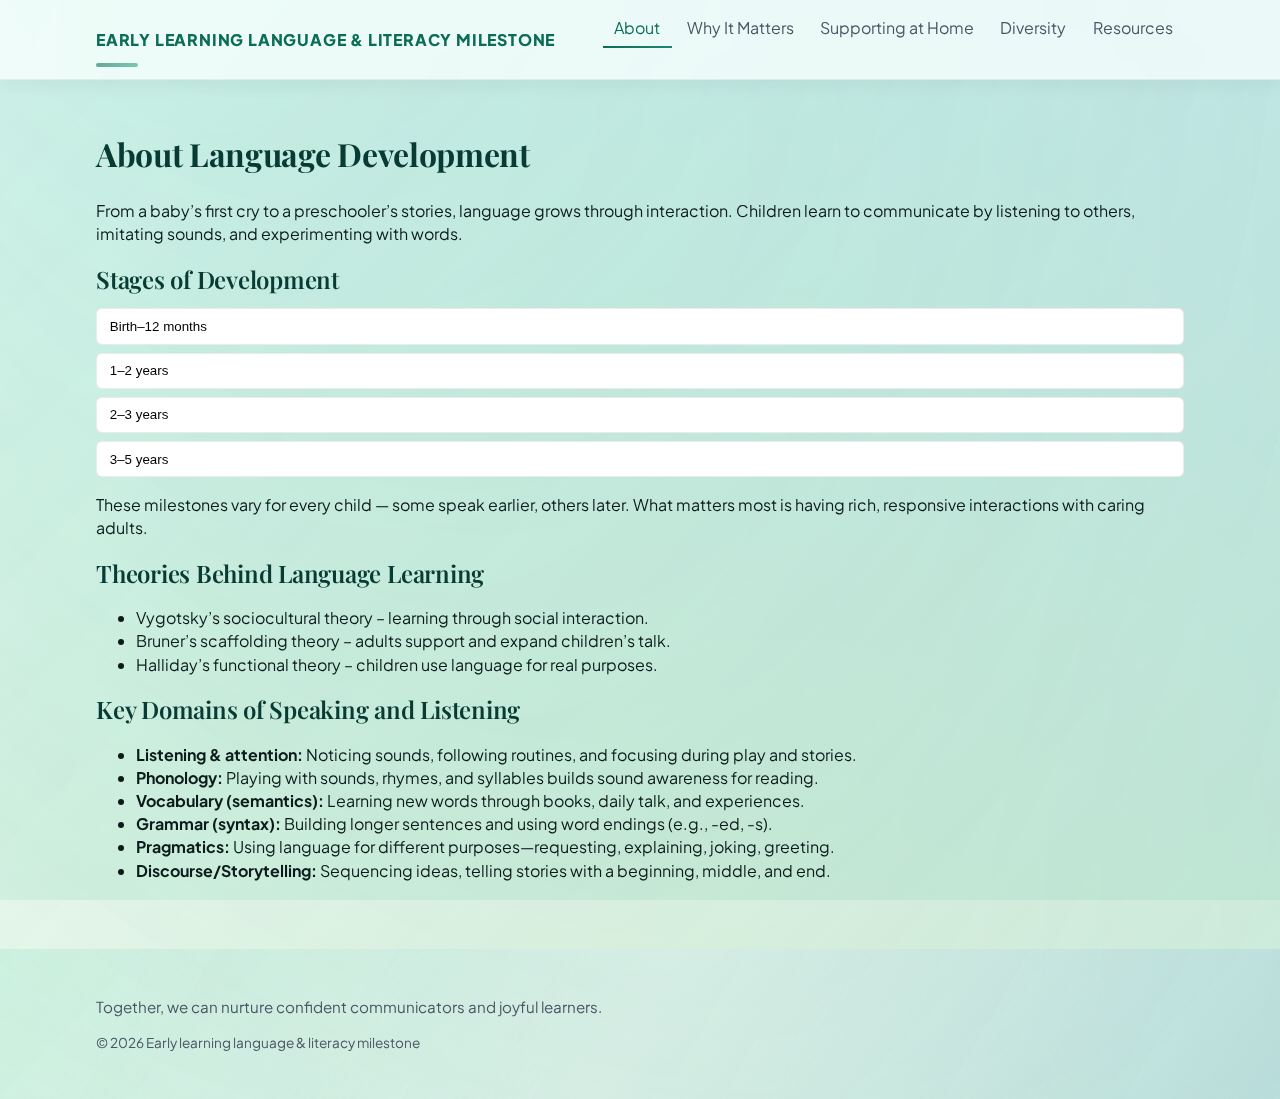
<file: about.html>
<!doctype html>
<html lang="en">
  <head>
    <meta charset="utf-8" />
    <meta name="viewport" content="width=device-width,initial-scale=1" />
    <title>About Language Development | Early learning</title>
  <meta name="description" content="Stages of language development, key domains, and learning theories explained for families." />
  <link rel="preconnect" href="https://fonts.googleapis.com">
  <link rel="preconnect" href="https://fonts.gstatic.com" crossorigin>
  <link href="https://fonts.googleapis.com/css2?family=Plus+Jakarta+Sans:wght@400;500;600;700;800&family=Playfair+Display:wght@600;700&display=swap" rel="stylesheet">
  <link rel="stylesheet" href="css/styles.css">
  <link rel="stylesheet" href="css/modern.css">
  </head>
  <body>
    <div id="progress" class="scroll-progress" aria-hidden="true"></div>
    <a class="skip-link" href="#main">Skip to main content</a>
    <header class="site-header sticky">
      <div class="container">
        <a class="brand" href="index.html">Early learning language & literacy milestone</a>
        <nav aria-label="Main navigation">
          <button class="nav-toggle" aria-expanded="false" aria-controls="main-nav">Menu</button>
          <ul id="main-nav" class="nav-list">
            <li><a aria-current="page" href="about.html">About</a></li>
            <li><a href="why.html">Why It Matters</a></li>
            <li><a href="support.html">Supporting at Home</a></li>
            <li><a href="diversity.html">Diversity</a></li>
            <li><a href="resources.html">Resources</a></li>
          </ul>
        </nav>
      </div>
    </header>

    <main id="main">
      <section class="section" aria-labelledby="title">
        <div class="container">
          <h1 id="title" class="reveal">About Language Development</h1>
          <p class="reveal">From a baby’s first cry to a preschooler’s stories, language grows through interaction. Children learn to communicate by listening to others, imitating sounds, and experimenting with words.</p>

          <h2 class="reveal">Stages of Development</h2>
          <div class="accordion" role="region" aria-label="Stages of Development">
            <button class="acc-btn" aria-expanded="false" aria-controls="p0" id="h0"><span>Birth–12 months</span></button>
            <div id="p0" class="acc-panel" role="region" aria-labelledby="h0">
              <div class="stage-panel">
                <figure class="stage-visual" aria-hidden="true">
                  <svg xmlns="http://www.w3.org/2000/svg" viewBox="0 0 120 120">
                    <defs>
                      <linearGradient id="grad-baby" x1="0" y1="0" x2="1" y2="1">
                        <stop offset="0%" stop-color="#99f6e4" />
                        <stop offset="100%" stop-color="#38bdf8" />
                      </linearGradient>
                    </defs>
                    <rect x="8" y="8" width="104" height="104" rx="24" fill="url(#grad-baby)" />
                    <circle cx="60" cy="44" r="26" fill="#ffffff" opacity="0.9" />
                    <circle cx="60" cy="44" r="12" fill="#0b6d57" opacity="0.28" />
                    <rect x="52" y="62" width="16" height="34" rx="8" fill="#0b6d57" opacity="0.6" />
                    <circle cx="60" cy="96" r="10" fill="#ffffff" opacity="0.85" />
                  </svg>
                </figure>
                <p>Babies listen to voices, respond to tone, and start to babble.</p>
              </div>
            </div>
            <button class="acc-btn" aria-expanded="false" aria-controls="p1" id="h1"><span>1–2 years</span></button>
            <div id="p1" class="acc-panel" role="region" aria-labelledby="h1">
              <div class="stage-panel">
                <figure class="stage-visual" aria-hidden="true">
                  <svg xmlns="http://www.w3.org/2000/svg" viewBox="0 0 120 120">
                    <defs>
                      <linearGradient id="grad-toddler" x1="0" y1="0" x2="1" y2="1">
                        <stop offset="0%" stop-color="#fcd34d" />
                        <stop offset="100%" stop-color="#f97316" />
                      </linearGradient>
                    </defs>
                    <rect x="10" y="14" width="100" height="92" rx="18" fill="url(#grad-toddler)" />
                    <rect x="28" y="32" width="24" height="48" rx="8" fill="#ffffff" opacity="0.9" />
                    <rect x="52" y="32" width="40" height="28" rx="8" fill="#0b6d57" opacity="0.45" />
                    <rect x="52" y="62" width="40" height="18" rx="6" fill="#ffffff" opacity="0.85" />
                    <circle cx="40" cy="82" r="10" fill="#0b6d57" opacity="0.45" />
                  </svg>
                </figure>
                <p>First words appear; children begin combining words like “more milk.”</p>
              </div>
            </div>
            <button class="acc-btn" aria-expanded="false" aria-controls="p2" id="h2"><span>2–3 years</span></button>
            <div id="p2" class="acc-panel" role="region" aria-labelledby="h2">
              <div class="stage-panel">
                <figure class="stage-visual" aria-hidden="true">
                  <svg xmlns="http://www.w3.org/2000/svg" viewBox="0 0 120 120">
                    <defs>
                      <linearGradient id="grad-preschool" x1="0" y1="0" x2="1" y2="1">
                        <stop offset="0%" stop-color="#f472b6" />
                        <stop offset="100%" stop-color="#c084fc" />
                      </linearGradient>
                    </defs>
                    <rect x="8" y="10" width="104" height="100" rx="20" fill="url(#grad-preschool)" />
                    <rect x="24" y="28" width="28" height="64" rx="10" fill="#ffffff" opacity="0.88" />
                    <rect x="56" y="28" width="40" height="18" rx="6" fill="#ffffff" opacity="0.9" />
                    <rect x="56" y="50" width="40" height="18" rx="6" fill="#0b6d57" opacity="0.4" />
                    <rect x="56" y="72" width="40" height="18" rx="6" fill="#ffffff" opacity="0.8" />
                  </svg>
                </figure>
                <p>Vocabulary grows quickly; sentences become longer and clearer.</p>
              </div>
            </div>
            <button class="acc-btn" aria-expanded="false" aria-controls="p3" id="h3"><span>3–5 years</span></button>
            <div id="p3" class="acc-panel" role="region" aria-labelledby="h3">
              <div class="stage-panel">
                <figure class="stage-visual" aria-hidden="true">
                  <svg xmlns="http://www.w3.org/2000/svg" viewBox="0 0 120 120">
                    <defs>
                      <linearGradient id="grad-story" x1="0" y1="0" x2="1" y2="1">
                        <stop offset="0%" stop-color="#60a5fa" />
                        <stop offset="100%" stop-color="#34d399" />
                      </linearGradient>
                    </defs>
                    <rect x="10" y="12" width="100" height="96" rx="22" fill="url(#grad-story)" />
                    <path d="M28 42h48l12 12v32H28z" fill="#ffffff" opacity="0.9" />
                    <path d="M36 52h32" stroke="#0b6d57" stroke-width="4" stroke-linecap="round" opacity="0.55" />
                    <path d="M36 66h24" stroke="#0b6d57" stroke-width="4" stroke-linecap="round" opacity="0.55" />
                    <circle cx="44" cy="32" r="10" fill="#0b6d57" opacity="0.35" />
                  </svg>
                </figure>
                <p>Children use language to ask questions, share stories, and make friends.</p>
              </div>
            </div>
          </div>
          <p class="reveal">These milestones vary for every child — some speak earlier, others later. What matters most is having rich, responsive interactions with caring adults.</p>

          <h2 class="reveal">Theories Behind Language Learning</h2>
          <ul class="reveal">
            <li>Vygotsky’s sociocultural theory – learning through social interaction.</li>
            <li>Bruner’s scaffolding theory – adults support and expand children’s talk.</li>
            <li>Halliday’s functional theory – children use language for real purposes.</li>
          </ul>

          <h2 class="reveal">Key Domains of Speaking and Listening</h2>
          <ul class="domains reveal">
            <li><strong>Listening & attention:</strong> Noticing sounds, following routines, and focusing during play and stories.</li>
            <li><strong>Phonology:</strong> Playing with sounds, rhymes, and syllables builds sound awareness for reading.</li>
            <li><strong>Vocabulary (semantics):</strong> Learning new words through books, daily talk, and experiences.</li>
            <li><strong>Grammar (syntax):</strong> Building longer sentences and using word endings (e.g., -ed, -s).</li>
            <li><strong>Pragmatics:</strong> Using language for different purposes—requesting, explaining, joking, greeting.</li>
            <li><strong>Discourse/Storytelling:</strong> Sequencing ideas, telling stories with a beginning, middle, and end.</li>
          </ul>
        </div>
      </section>
    </main>

    <footer class="site-footer">
      <div class="container">
        <p>Together, we can nurture confident communicators and joyful learners.</p>
        <p class="small">&copy; <span id="year"></span> Early learning language & literacy milestone</p>
      </div>
    </footer>
    <button id="toTop" class="to-top" title="Back to top" aria-label="Back to top">↑</button>
    <script src="js/main.js" defer></script>
  </body>
</html>
</file>
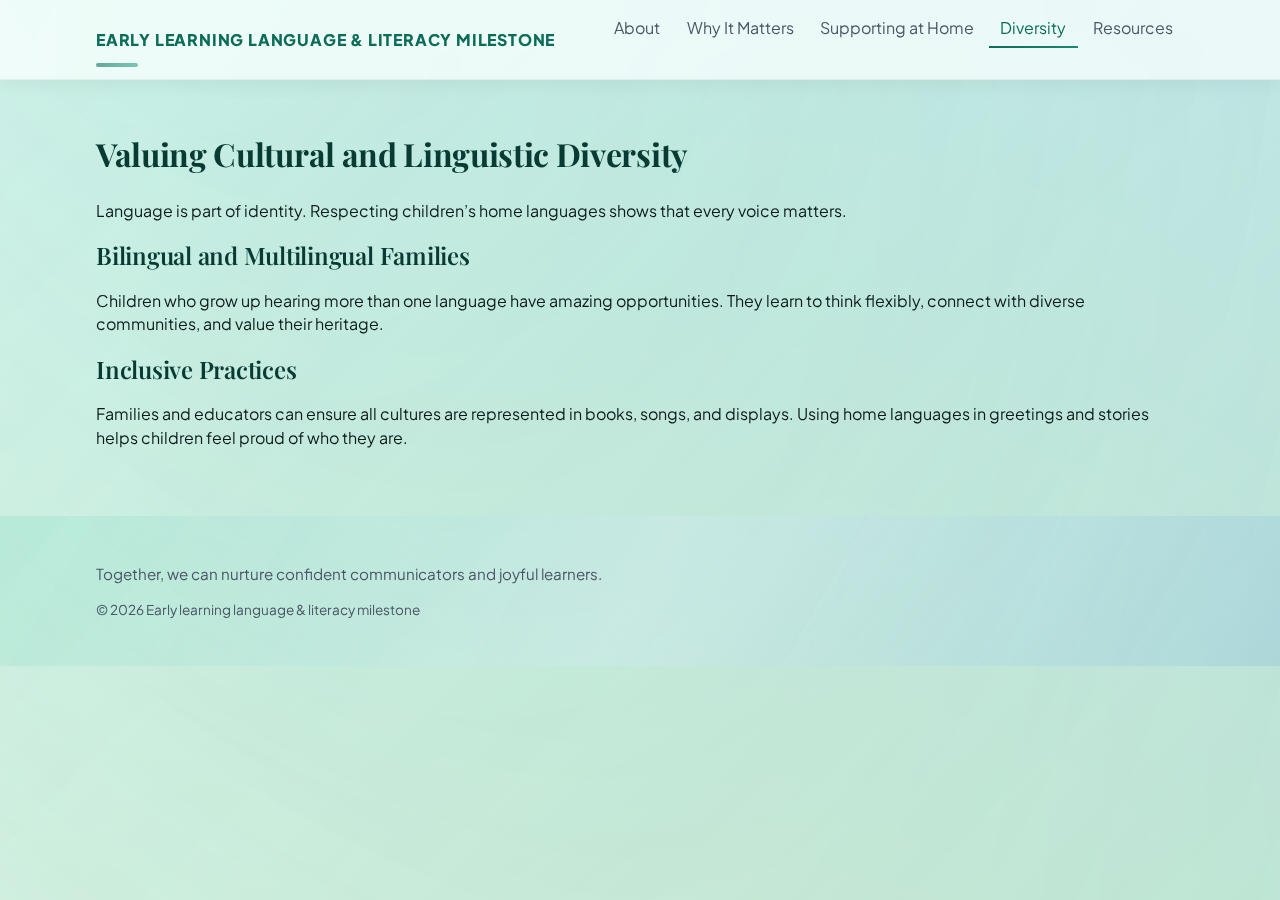
<file: diversity.html>
<!doctype html>
<html lang="en">
  <head>
    <meta charset="utf-8" />
    <meta name="viewport" content="width=device-width,initial-scale=1" />
    <title>Cultural and Linguistic Diversity | Early learning</title>
  <meta name="description" content="Inclusive practices and the value of home languages for children’s identity and learning." />
  <link rel="preconnect" href="https://fonts.googleapis.com">
  <link rel="preconnect" href="https://fonts.gstatic.com" crossorigin>
  <link href="https://fonts.googleapis.com/css2?family=Plus+Jakarta+Sans:wght@400;500;600;700;800&family=Playfair+Display:wght@600;700&display=swap" rel="stylesheet">
  <link rel="stylesheet" href="css/styles.css">
  <link rel="stylesheet" href="css/modern.css">
  </head>
  <body>
    <div id="progress" class="scroll-progress" aria-hidden="true"></div>
    <a class="skip-link" href="#main">Skip to main content</a>
    <header class="site-header sticky">
      <div class="container">
        <a class="brand" href="index.html">Early learning language & literacy milestone</a>
        <nav aria-label="Main navigation">
          <button class="nav-toggle" aria-expanded="false" aria-controls="main-nav">Menu</button>
          <ul id="main-nav" class="nav-list">
            <li><a href="about.html">About</a></li>
            <li><a href="why.html">Why It Matters</a></li>
            <li><a href="support.html">Supporting at Home</a></li>
            <li><a aria-current="page" href="diversity.html">Diversity</a></li>
            <li><a href="resources.html">Resources</a></li>
          </ul>
        </nav>
      </div>
    </header>

    <main id="main">
      <section class="section" aria-labelledby="title">
        <div class="container">
          <h1 id="title" class="reveal">Valuing Cultural and Linguistic Diversity</h1>
          <p class="reveal">Language is part of identity. Respecting children’s home languages shows that every voice matters.</p>

          <h2 class="reveal">Bilingual and Multilingual Families</h2>
          <p class="reveal">Children who grow up hearing more than one language have amazing opportunities. They learn to think flexibly, connect with diverse communities, and value their heritage.</p>

          <h2 class="reveal">Inclusive Practices</h2>
          <p class="reveal">Families and educators can ensure all cultures are represented in books, songs, and displays. Using home languages in greetings and stories helps children feel proud of who they are.</p>
        </div>
      </section>
    </main>

    <footer class="site-footer">
      <div class="container">
        <p>Together, we can nurture confident communicators and joyful learners.</p>
        <p class="small">&copy; <span id="year"></span> Early learning language & literacy milestone</p>
      </div>
    </footer>
    <button id="toTop" class="to-top" title="Back to top" aria-label="Back to top">↑</button>
    <script src="js/main.js" defer></script>
  </body>
</html>
</file>
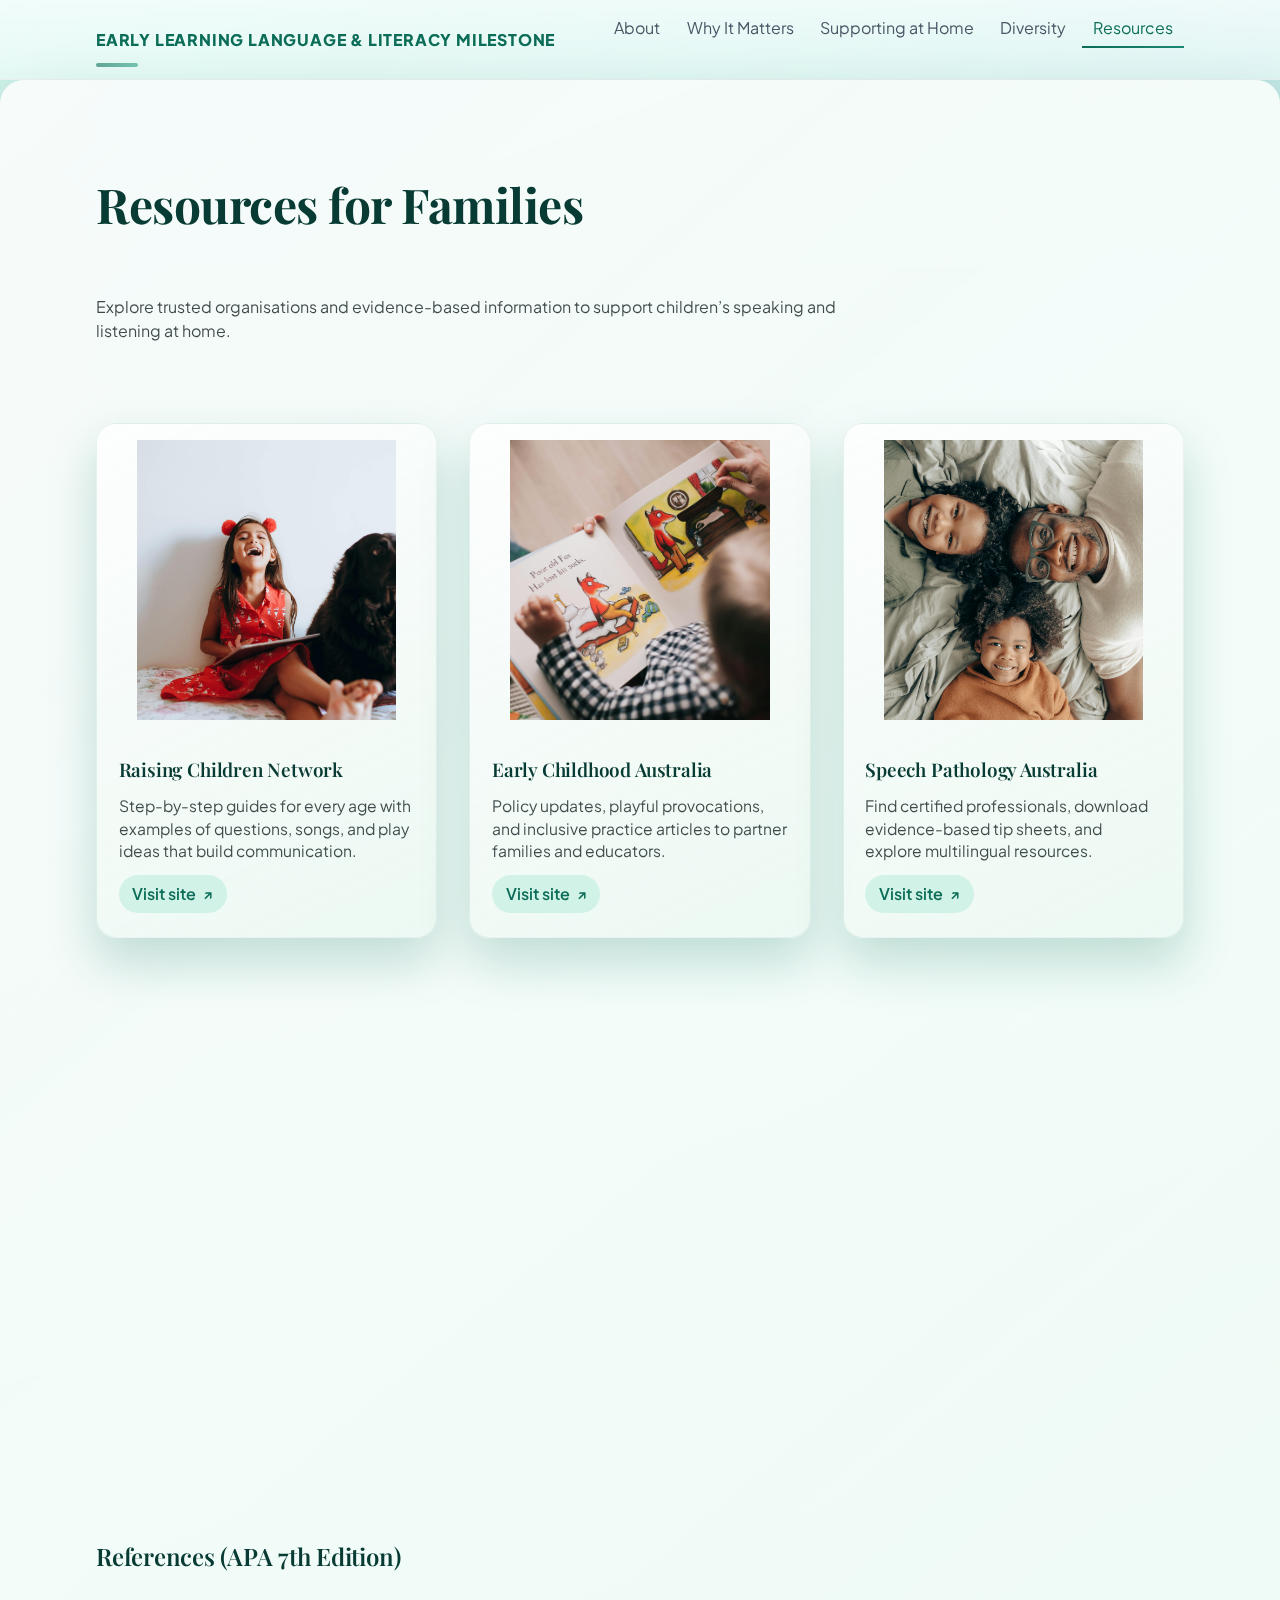
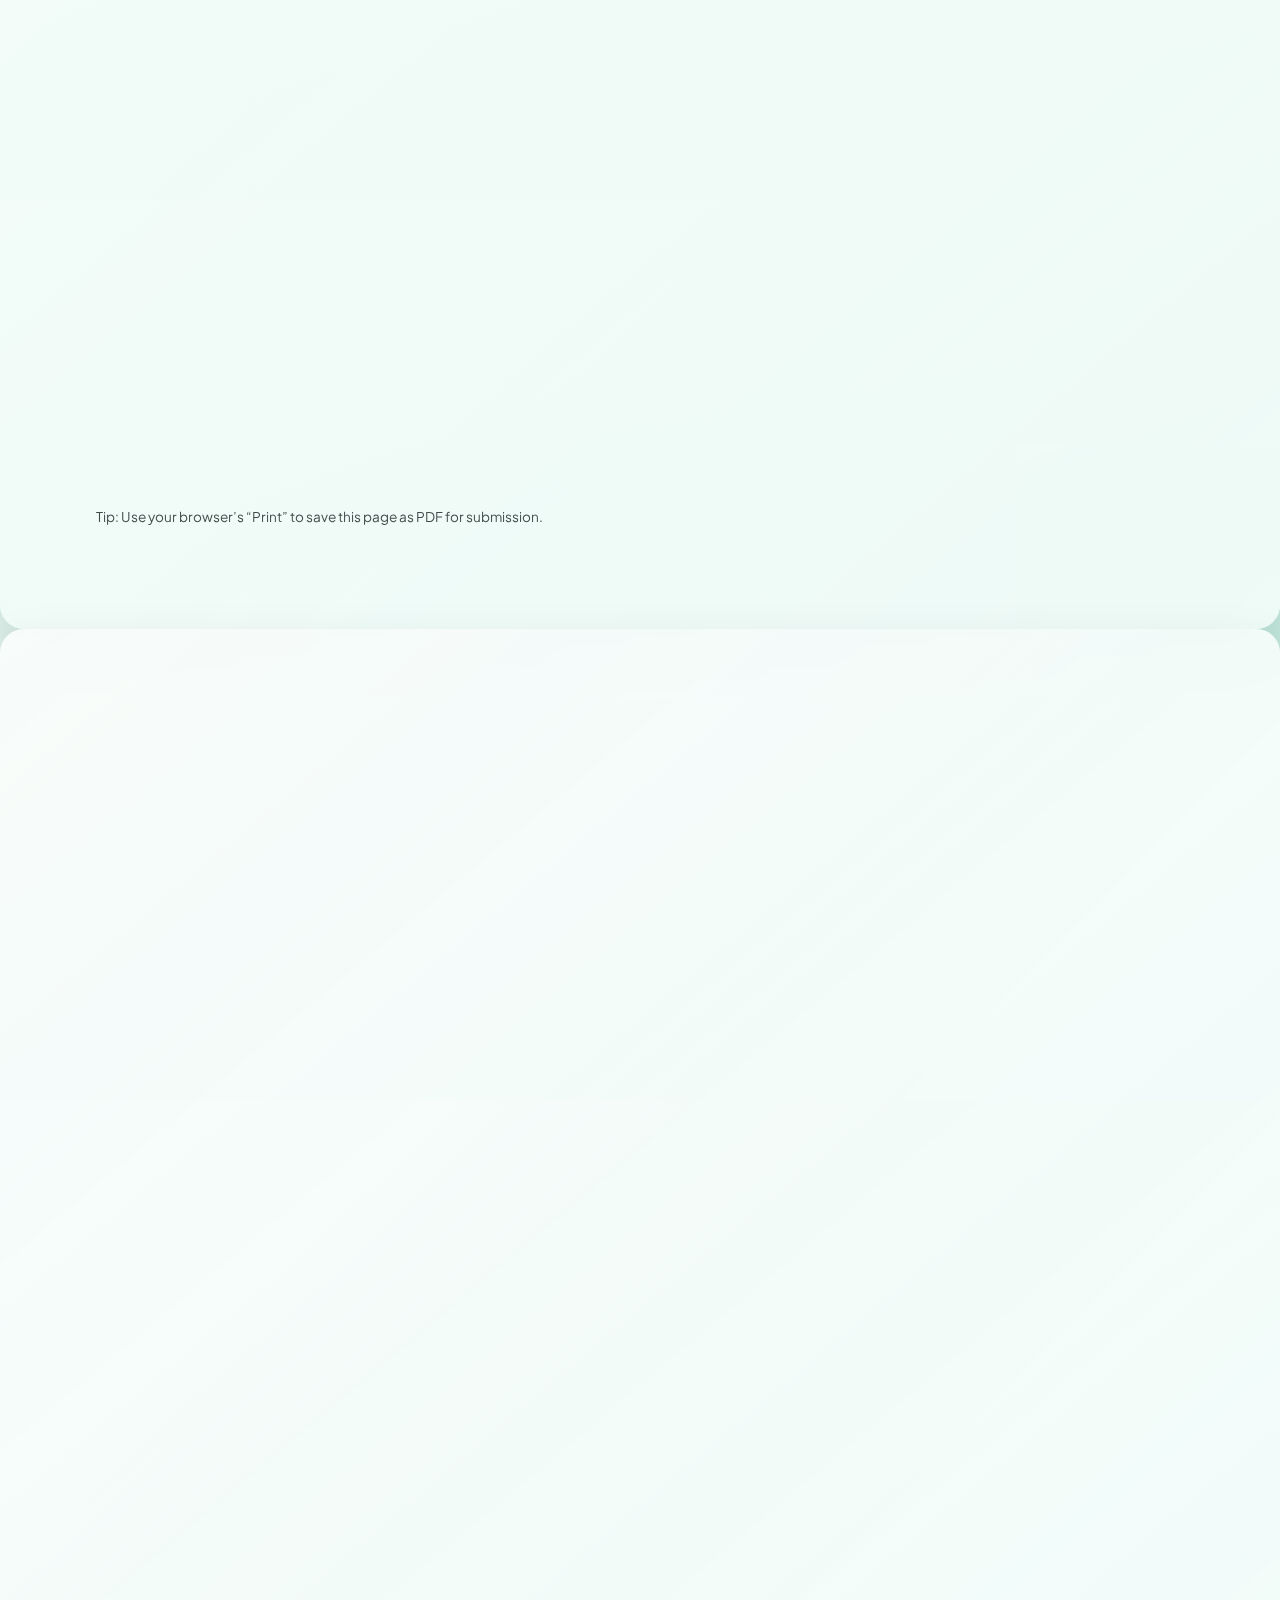
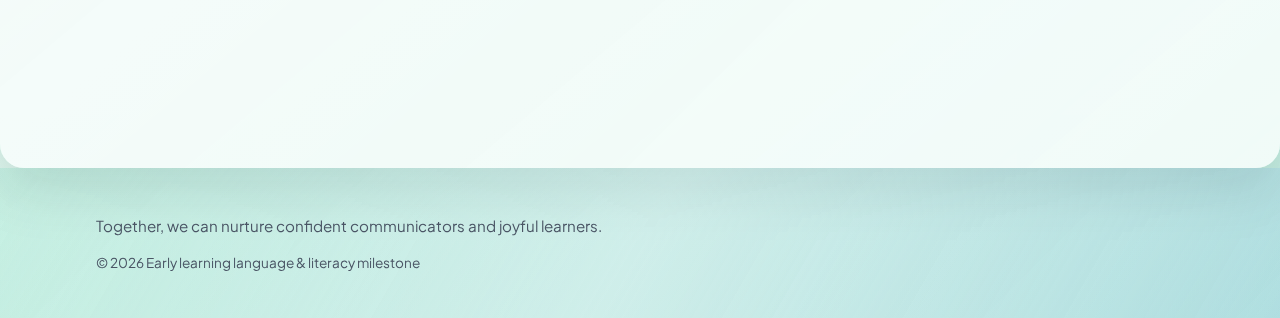
<file: resources.html>
<!doctype html>
<html lang="en">
  <head>
    <meta charset="utf-8" />
    <meta name="viewport" content="width=device-width,initial-scale=1" />
    <title>Resources | Early learning language and literacy milestone</title>
  <meta name="description" content="Family-friendly resources and APA 7th references supporting early language development." />
  <link rel="preconnect" href="https://fonts.googleapis.com">
  <link rel="preconnect" href="https://fonts.gstatic.com" crossorigin>
  <link href="https://fonts.googleapis.com/css2?family=Plus+Jakarta+Sans:wght@400;500;600;700;800&family=Playfair+Display:wght@600;700&display=swap" rel="stylesheet">
  <link rel="stylesheet" href="css/styles.css">
  <link rel="stylesheet" href="css/modern.css">
  </head>
  <body class="resources-page">
    <div id="progress" class="scroll-progress" aria-hidden="true"></div>
    <a class="skip-link" href="#main">Skip to main content</a>
    <header class="site-header">
      <div class="container">
        <a class="brand" href="index.html">Early learning language & literacy milestone</a>
        <nav aria-label="Main navigation">
          <button class="nav-toggle" aria-expanded="false" aria-controls="main-nav">Menu</button>
          <ul id="main-nav" class="nav-list">
            <li><a href="about.html">About</a></li>
            <li><a href="why.html">Why It Matters</a></li>
            <li><a href="support.html">Supporting at Home</a></li>
            <li><a href="diversity.html">Diversity</a></li>
            <li><a aria-current="page" href="resources.html">Resources</a></li>
          </ul>
        </nav>
      </div>
    </header>

    <main id="main">
      <section class="section vibrant-splash" aria-labelledby="res-title">
        <div class="container">
          <h1 id="res-title">Resources for Families</h1>
          <p>Explore trusted organisations and evidence-based information to support children’s speaking and listening at home.</p>

          <div class="resource-card-grid">
            <article class="resource-card reveal">
              <figure class="resource-thumb">
                <img src="images/pexels-helenalopes-4453089.jpg" alt="Parent reviewing a family language guide on a tablet" loading="lazy" />
              </figure>
              <div class="resource-card-body">
                <h3>Raising Children Network</h3>
                <p>Step-by-step guides for every age with examples of questions, songs, and play ideas that build communication.</p>
                <a class="resource-link" href="https://www.raisingchildren.net.au" target="_blank" rel="noopener">Visit site</a>
              </div>
            </article>
            <article class="resource-card reveal">
              <figure class="resource-thumb">
                <img src="images/pexels-lina-1741230.jpg" alt="Stack of children’s books on a table" loading="lazy" />
              </figure>
              <div class="resource-card-body">
                <h3>Early Childhood Australia</h3>
                <p>Policy updates, playful provocations, and inclusive practice articles to partner families and educators.</p>
                <a class="resource-link" href="https://www.earlychildhoodaustralia.org.au" target="_blank" rel="noopener">Visit site</a>
              </div>
            </article>
            <article class="resource-card reveal">
              <figure class="resource-thumb">
                <img src="images/pexels-ketut-subiyanto-4546025.jpg" alt="Speech pathologist supporting a child during play" loading="lazy" />
              </figure>
              <div class="resource-card-body">
                <h3>Speech Pathology Australia</h3>
                <p>Find certified professionals, download evidence-based tip sheets, and explore multilingual resources.</p>
                <a class="resource-link" href="https://www.speechpathologyaustralia.org.au" target="_blank" rel="noopener">Visit site</a>
              </div>
            </article>
            <article class="resource-card reveal">
              <figure class="resource-thumb">
                <img src="images/pexels-naomi-shi-374023-1001914.jpg" alt="Caregiver cheering on a child during a play session" loading="lazy" />
              </figure>
              <div class="resource-card-body">
                <h3>Talking Matters</h3>
                <p>Practical games, printable visuals, and blog posts that show how to support language in everyday routines.</p>
                <a class="resource-link" href="https://www.talkingmatters.com.au" target="_blank" rel="noopener">Visit site</a>
              </div>
            </article>
            <article class="resource-card reveal">
              <figure class="resource-thumb">
                <img src="images/pexels-emma-bauso-1183828-2253879.jpg" alt="Group of parents and toddlers at a playgroup" loading="lazy" />
              </figure>
              <div class="resource-card-body">
                <h3>Playgroup Australia</h3>
                <p>Discover local playgroups, get conversation starters, and download planners for community-led sessions.</p>
                <a class="resource-link" href="https://www.playgroupaustralia.org.au" target="_blank" rel="noopener">Visit site</a>
              </div>
            </article>
            <article class="resource-card reveal">
              <figure class="resource-thumb">
                <img src="images/pexels-jeshoots-com-147458-576835.jpg" alt="Laptop displaying a family learning video" loading="lazy" />
              </figure>
              <div class="resource-card-body">
                <h3>Sprouts YouTube Channel</h3>
                <p>Follow the channel that powers our video library for playful coaching, serve-and-return routines, and quick language tips.</p>
                <a class="resource-link" href="https://www.youtube.com/@Sprouts" target="_blank" rel="noopener">Watch on YouTube</a>
              </div>
            </article>
          </div>

          <h2>References (APA 7th Edition)</h2>
          <div class="reference-grid">
            <article class="reference-card reveal">
              <div class="reference-icon" aria-hidden="true">
                <svg viewBox="0 0 48 48" xmlns="http://www.w3.org/2000/svg">
                  <rect x="8" y="10" width="32" height="28" rx="6" fill="rgba(44,123,229,0.18)" />
                  <path d="M16 18h16M16 24h12M16 30h9" stroke="#0b6d57" stroke-width="2.2" stroke-linecap="round" />
                </svg>
              </div>
              <div class="reference-details">
                <p><strong>Bruner, J. (1983).</strong> <em>Child’s talk: Learning to use language</em>. Oxford University Press.</p>
                <span class="reference-tag">Scaffolding conversation</span>
              </div>
            </article>
            <article class="reference-card reveal">
              <div class="reference-icon" aria-hidden="true">
                <svg viewBox="0 0 48 48" xmlns="http://www.w3.org/2000/svg">
                  <circle cx="24" cy="24" r="18" fill="rgba(32,201,151,0.18)" />
                  <path d="M24 14v20M14 24h20" stroke="#2c7be5" stroke-width="2.2" stroke-linecap="round" />
                </svg>
              </div>
              <div class="reference-details">
                <p><strong>Department of Education. (2022).</strong> <em>Belonging, Being and Becoming: The Early Years Learning Framework for Australia</em> (Version 2.0). Australian Government.</p>
                <span class="reference-tag">Curriculum guidance</span>
              </div>
            </article>
            <article class="reference-card reveal">
              <div class="reference-icon" aria-hidden="true">
                <svg viewBox="0 0 48 48" xmlns="http://www.w3.org/2000/svg">
                  <rect x="12" y="12" width="24" height="24" rx="8" fill="rgba(236,201,75,0.25)" />
                  <path d="M18 22h12M18 28h9" stroke="#f6ad55" stroke-width="2.2" stroke-linecap="round" />
                  <circle cx="30" cy="20" r="2" fill="#f6ad55" />
                </svg>
              </div>
              <div class="reference-details">
                <p><strong>Halliday, M. A. K. (1975).</strong> <em>Learning how to mean: Explorations in the development of language</em>. Edward Arnold.</p>
                <span class="reference-tag">Functional language</span>
              </div>
            </article>
            <article class="reference-card reveal">
              <div class="reference-icon" aria-hidden="true">
                <svg viewBox="0 0 48 48" xmlns="http://www.w3.org/2000/svg">
                  <path d="M24 10c8 0 14 6 14 14s-6 14-14 14" fill="rgba(128,90,213,0.18)" />
                  <path d="M18 20c1.6-3 6.4-3 8 0 1.6-3 6.4-3 8 0v6c-1.6-3-6.4-3-8 0-1.6-3-6.4-3-8 0z" fill="#805ad5" opacity="0.7" />
                </svg>
              </div>
              <div class="reference-details">
                <p><strong>Vygotsky, L. S. (1978).</strong> <em>Mind in society: The development of higher psychological processes</em>. Harvard University Press.</p>
                <span class="reference-tag">Social learning</span>
              </div>
            </article>
            <article class="reference-card reveal">
              <div class="reference-icon" aria-hidden="true">
                <svg viewBox="0 0 48 48" xmlns="http://www.w3.org/2000/svg">
                  <rect x="10" y="14" width="28" height="20" rx="8" fill="rgba(56,189,248,0.2)" />
                  <path d="M16 22h16M16 28h12" stroke="#38bdf8" stroke-width="2.2" stroke-linecap="round" />
                  <circle cx="30" cy="20" r="2" fill="#38bdf8" />
                </svg>
              </div>
              <div class="reference-details">
                <p><strong>Raising Children Network.</strong> Language development in children. <a href="https://www.raisingchildren.net.au" target="_blank" rel="noopener">https://www.raisingchildren.net.au</a></p>
                <span class="reference-tag">Family-friendly overview</span>
              </div>
            </article>
          </div>

          <p class="small">Tip: Use your browser’s “Print” to save this page as PDF for submission.</p>
        </div>
      </section>

      <section class="section alt gallery-section" aria-labelledby="resources-gallery">
        <div class="container">
          <h2 id="resources-gallery" class="reveal">Families putting resources to work</h2>
          <p class="reveal">Pair each download with a real moment — print, post, and practice together.</p>
          <div class="gallery-grid">
            <figure class="gallery-card reveal">
              <img src="images/pexels-jonas-mohamadi-1490844.jpg" alt="Parent and child reading an activity guide together" loading="lazy" />
              <figcaption>Keep guides within reach for quick reference.</figcaption>
            </figure>
            <figure class="gallery-card reveal">
              <img src="images/pexels-itfeelslikefilm-590471.jpg" alt="Family practicing language prompts in the kitchen" loading="lazy" />
              <figcaption>Post conversation prompts near daily routines.</figcaption>
            </figure>
            <figure class="gallery-card reveal">
              <img src="images/pexels-alexander-dummer-37646-1912868.jpg" alt="Caregiver and child reviewing a planner on a tablet" loading="lazy" />
              <figcaption>Use digital planners to track joyful progress.</figcaption>
            </figure>
            <figure class="gallery-card reveal">
              <img src="images/pexels-vika-glitter-392079-1094072.jpg" alt="Parent highlighting a printed resource" loading="lazy" />
              <figcaption>Highlight strategies that worked to revisit later.</figcaption>
            </figure>
          </div>
        </div>
      </section>
    </main>

    <footer class="site-footer">
      <div class="container">
        <p>Together, we can nurture confident communicators and joyful learners.</p>
        <p class="small">&copy; <span id="year"></span> Early learning language & literacy milestone</p>
      </div>
    </footer>

    <button id="toTop" class="to-top" title="Back to top" aria-label="Back to top">↑</button>

    <script src="js/main.js" defer></script>
  </body>
  </html>
</file>
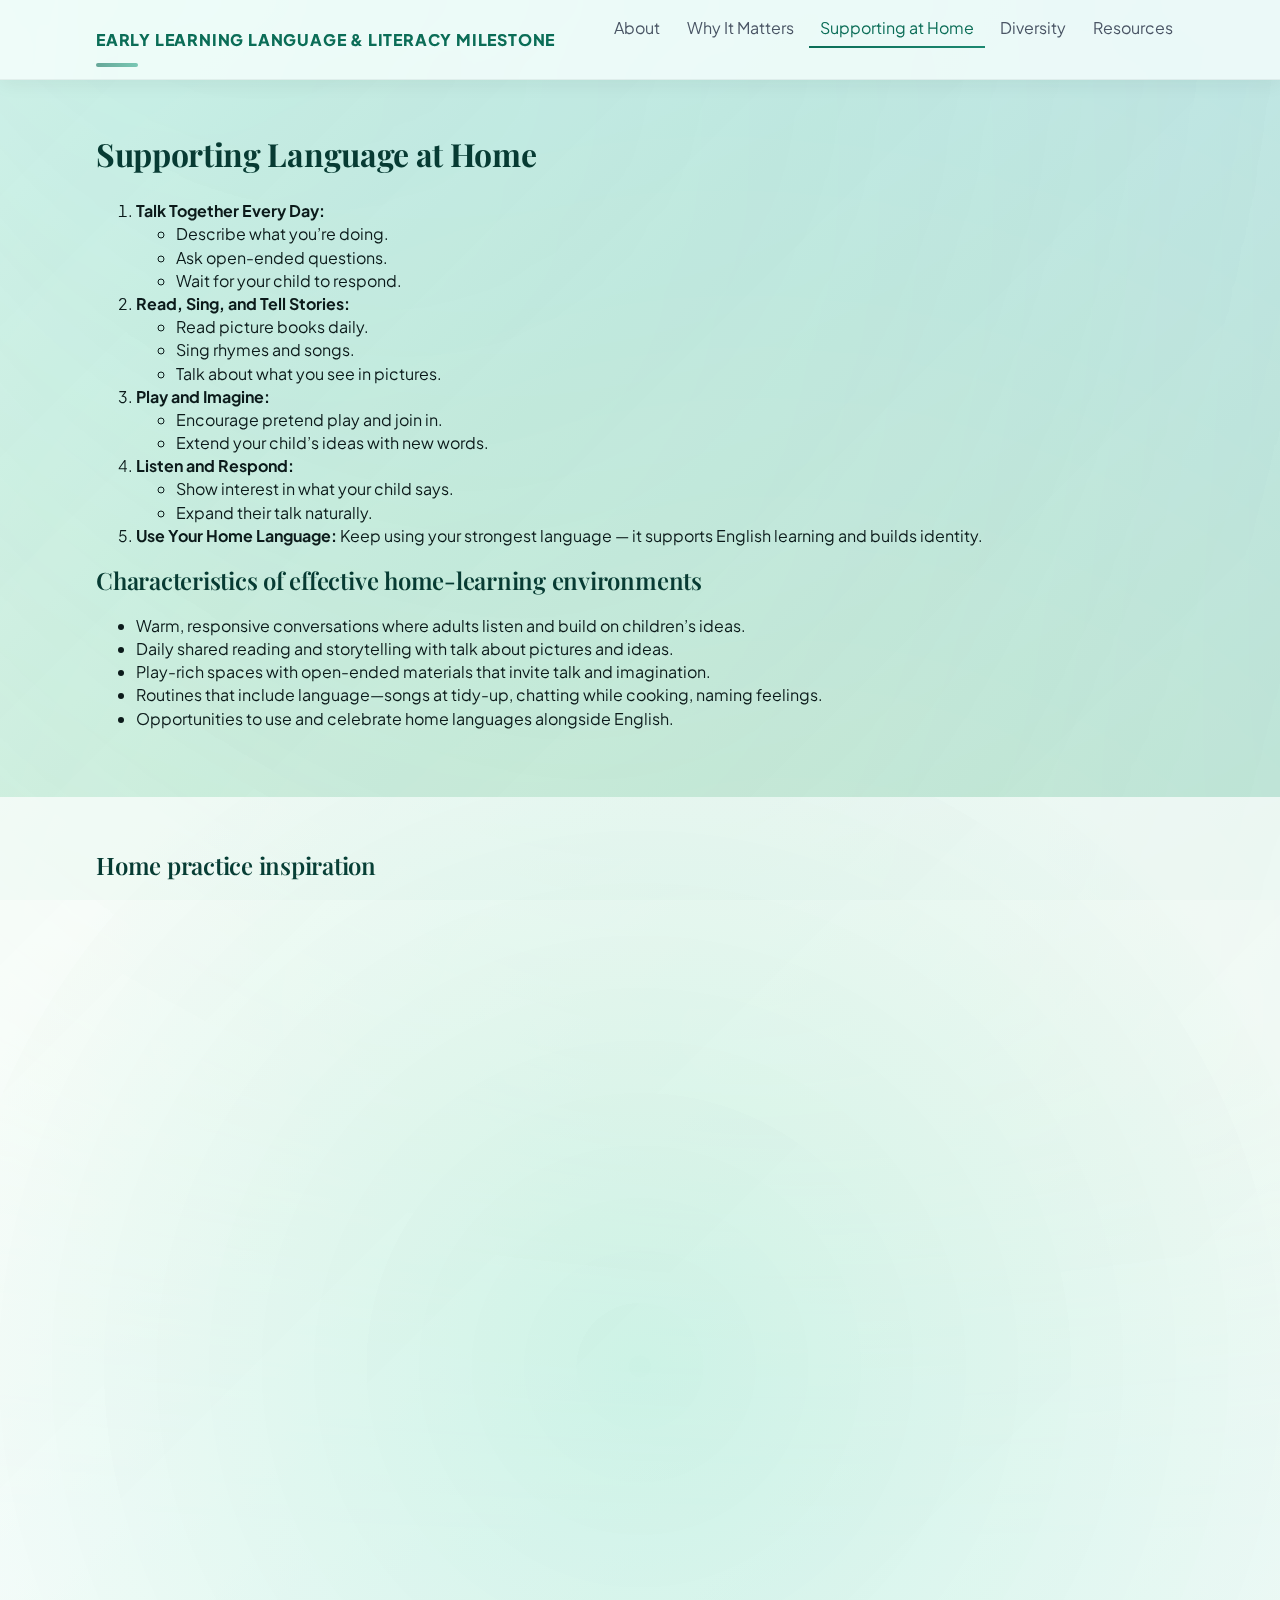
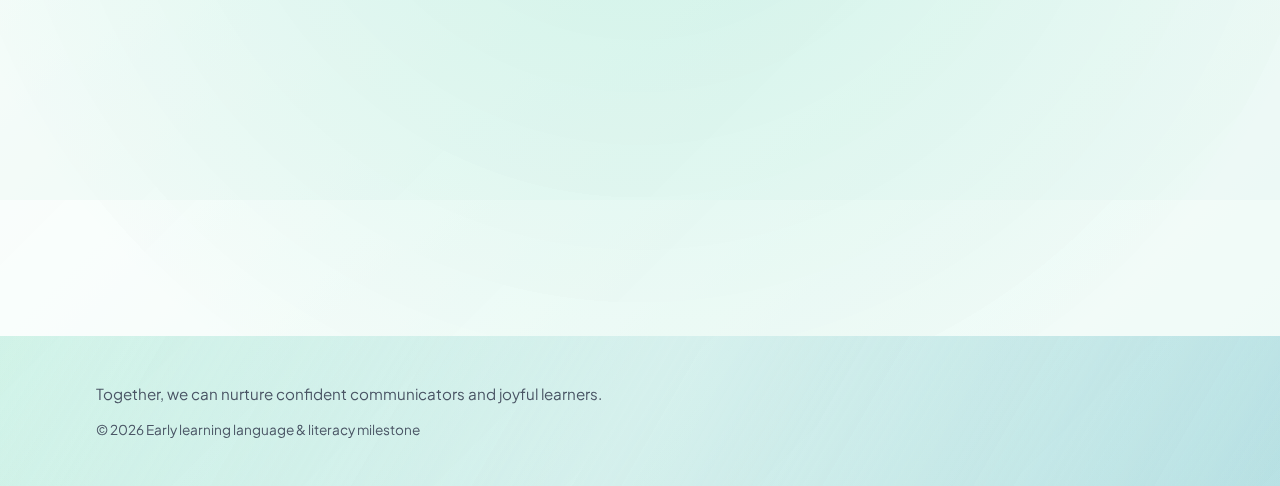
<file: support.html>
<!doctype html>
<html lang="en">
  <head>
    <meta charset="utf-8" />
    <meta name="viewport" content="width=device-width,initial-scale=1" />
    <title>Supporting Language at Home | Early learning</title>
  <meta name="description" content="Practical, everyday ways families can grow children’s communication through talk, play, reading, and routines." />
  <link rel="preconnect" href="https://fonts.googleapis.com">
  <link rel="preconnect" href="https://fonts.gstatic.com" crossorigin>
  <link href="https://fonts.googleapis.com/css2?family=Plus+Jakarta+Sans:wght@400;500;600;700;800&family=Playfair+Display:wght@600;700&display=swap" rel="stylesheet">
  <link rel="stylesheet" href="css/styles.css">
  <link rel="stylesheet" href="css/modern.css">
  </head>
  <body>
    <div id="progress" class="scroll-progress" aria-hidden="true"></div>
    <a class="skip-link" href="#main">Skip to main content</a>
    <header class="site-header sticky">
      <div class="container">
        <a class="brand" href="index.html">Early learning language & literacy milestone</a>
        <nav aria-label="Main navigation">
          <button class="nav-toggle" aria-expanded="false" aria-controls="main-nav">Menu</button>
          <ul id="main-nav" class="nav-list">
            <li><a href="about.html">About</a></li>
            <li><a href="why.html">Why It Matters</a></li>
            <li><a aria-current="page" href="support.html">Supporting at Home</a></li>
            <li><a href="diversity.html">Diversity</a></li>
            <li><a href="resources.html">Resources</a></li>
          </ul>
        </nav>
      </div>
    </header>
    <main id="main">
      <section class="section" aria-labelledby="title">
        <div class="container">
          <h1 id="title" class="reveal">Supporting Language at Home</h1>
          <ol class="reveal">
            <li><strong>Talk Together Every Day:</strong>
              <ul>
                <li>Describe what you’re doing.</li>
                <li>Ask open-ended questions.</li>
                <li>Wait for your child to respond.</li>
              </ul>
            </li>
            <li><strong>Read, Sing, and Tell Stories:</strong>
              <ul>
                <li>Read picture books daily.</li>
                <li>Sing rhymes and songs.</li>
                <li>Talk about what you see in pictures.</li>
              </ul>
            </li>
            <li><strong>Play and Imagine:</strong>
              <ul>
                <li>Encourage pretend play and join in.</li>
                <li>Extend your child’s ideas with new words.</li>
              </ul>
            </li>
            <li><strong>Listen and Respond:</strong>
              <ul>
                <li>Show interest in what your child says.</li>
                <li>Expand their talk naturally.</li>
              </ul>
            </li>
            <li><strong>Use Your Home Language:</strong> Keep using your strongest language — it supports English learning and builds identity.</li>
          </ol>

          <h2 class="reveal">Characteristics of effective home-learning environments</h2>
          <ul class="reveal">
            <li>Warm, responsive conversations where adults listen and build on children’s ideas.</li>
            <li>Daily shared reading and storytelling with talk about pictures and ideas.</li>
            <li>Play-rich spaces with open-ended materials that invite talk and imagination.</li>
            <li>Routines that include language—songs at tidy-up, chatting while cooking, naming feelings.</li>
            <li>Opportunities to use and celebrate home languages alongside English.</li>
          </ul>
        </div>
      </section>

      <section class="section alt gallery-section" aria-labelledby="support-gallery">
        <div class="container">
          <h2 id="support-gallery" class="reveal">Home practice inspiration</h2>
          <p class="reveal">Pick a scene that mirrors your family’s rhythm and try layering in extra talk, songs, or questions.</p>
          <div class="gallery-grid">
            <figure class="gallery-card reveal">
              <img src="images/pexels-ajaybhargavguduru-939702.jpg" alt="Caregiver and child cooking together in the kitchen" loading="lazy" />
              <figcaption>Describe textures and actions while cooking together.</figcaption>
            </figure>
            <figure class="gallery-card reveal">
              <img src="images/pexels-lina-1741230.jpg" alt="Parent soothing a baby with a lullaby" loading="lazy" />
              <figcaption>Repeat lullabies and motions for soothing language play.</figcaption>
            </figure>
            <figure class="gallery-card reveal">
              <img src="images/pexels-mccutcheon-1449934.jpg" alt="Family painting together outdoors" loading="lazy" />
              <figcaption>Ask open questions that stretch imagination in art.</figcaption>
            </figure>
            <figure class="gallery-card reveal">
              <img src="images/pexels-goumbik-296308.jpg" alt="Parent and child building with colourful blocks" loading="lazy" />
              <figcaption>Model rich vocabulary as towers, cities, and stories grow.</figcaption>
            </figure>
          </div>
        </div>
      </section>
    </main>
    <footer class="site-footer">
      <div class="container">
        <p>Together, we can nurture confident communicators and joyful learners.</p>
        <p class="small">&copy; <span id="year"></span> Early learning language & literacy milestone</p>
      </div>
    </footer>
    <button id="toTop" class="to-top" title="Back to top" aria-label="Back to top">↑</button>
    <script src="js/main.js" defer></script>
  </body>
</html>
</file>
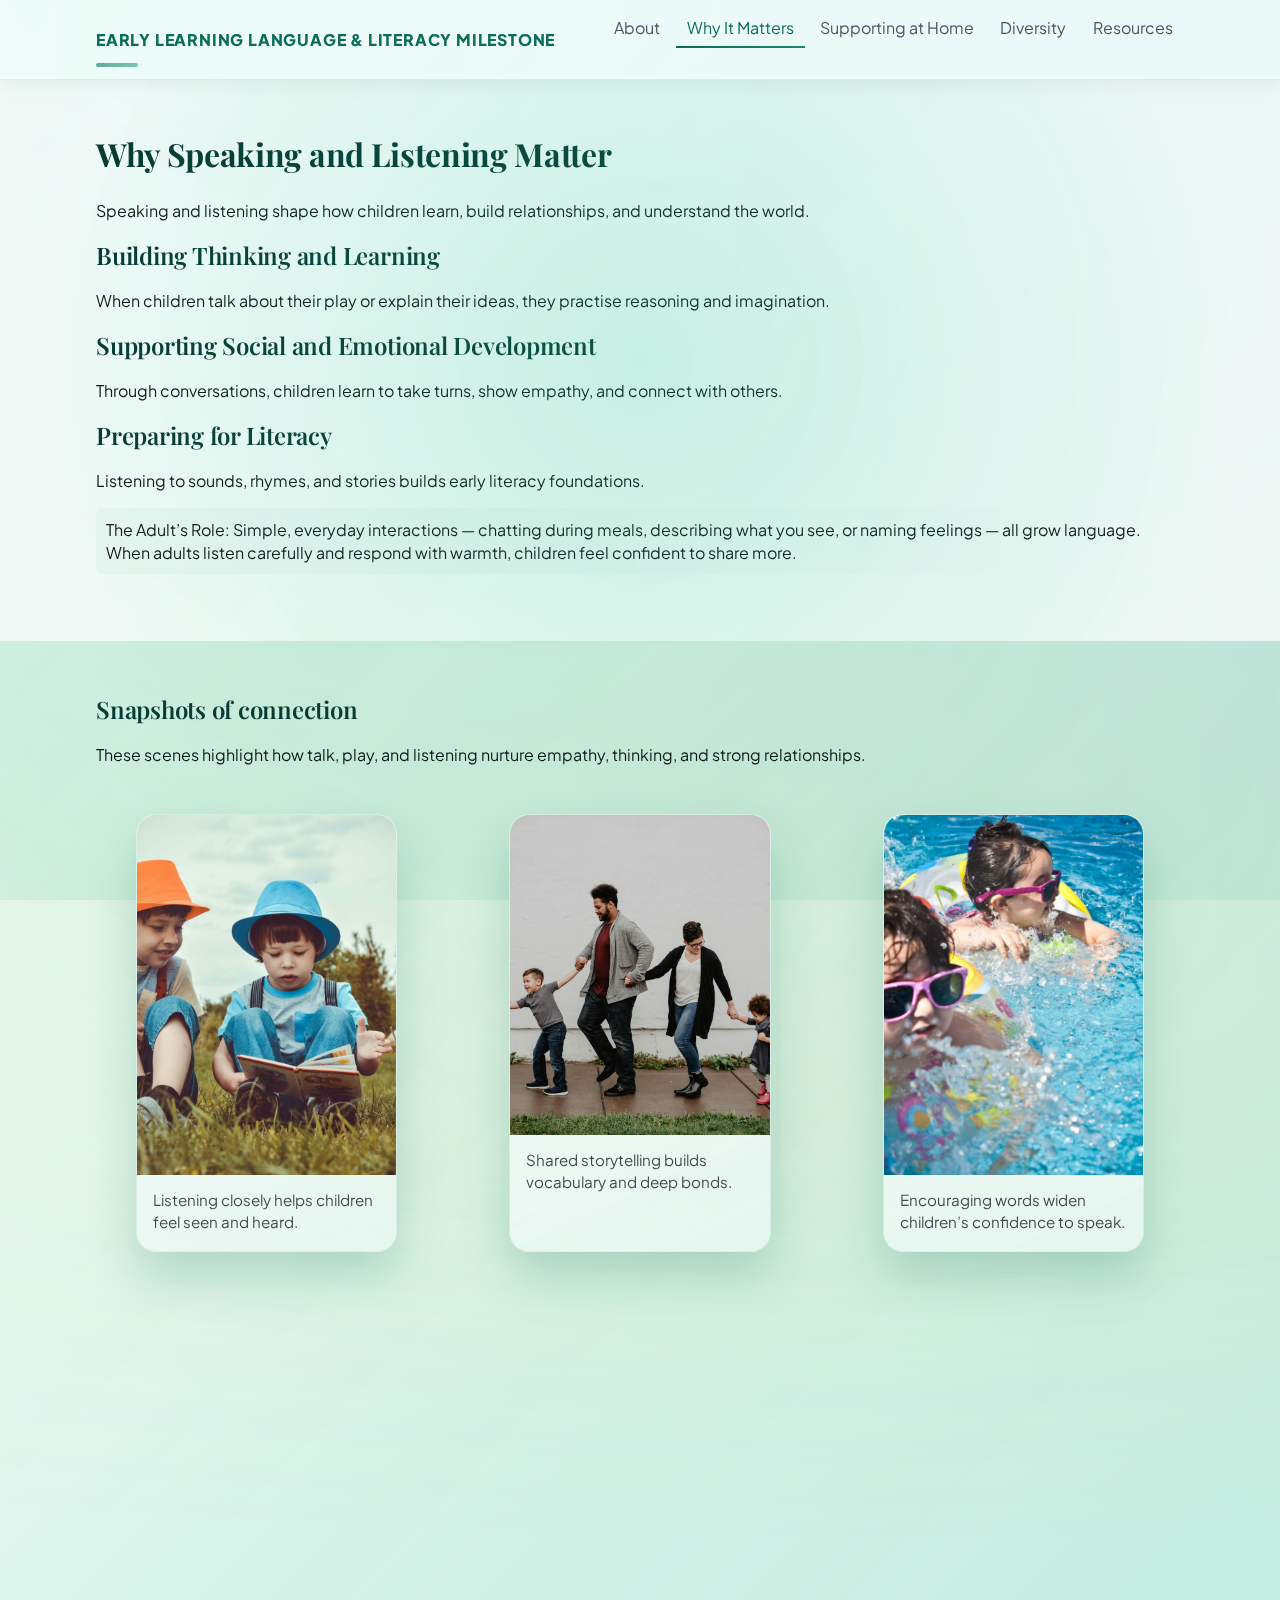
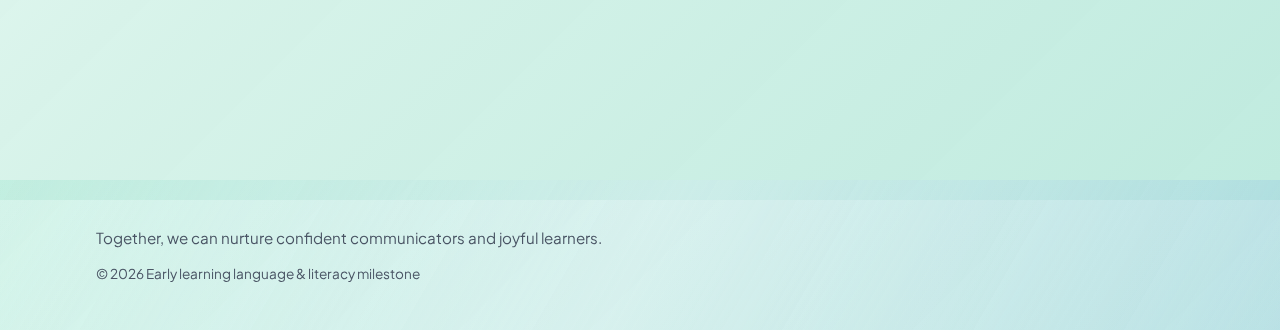
<file: why.html>
<!doctype html>
<html lang="en">
  <head>
    <meta charset="utf-8" />
    <meta name="viewport" content="width=device-width,initial-scale=1" />
    <title>Why Speaking and Listening Matter | Early learning</title>
  <meta name="description" content="How speaking and listening support thinking, relationships, and literacy, explained for families." />
  <link rel="preconnect" href="https://fonts.googleapis.com">
  <link rel="preconnect" href="https://fonts.gstatic.com" crossorigin>
  <link href="https://fonts.googleapis.com/css2?family=Plus+Jakarta+Sans:wght@400;500;600;700;800&family=Playfair+Display:wght@600;700&display=swap" rel="stylesheet">
  <link rel="stylesheet" href="css/styles.css">
  <link rel="stylesheet" href="css/modern.css">
  </head>
  <body>
    <div id="progress" class="scroll-progress" aria-hidden="true"></div>
    <a class="skip-link" href="#main">Skip to main content</a>
    <header class="site-header sticky">
      <div class="container">
        <a class="brand" href="index.html">Early learning language & literacy milestone</a>
        <nav aria-label="Main navigation">
          <button class="nav-toggle" aria-expanded="false" aria-controls="main-nav">Menu</button>
          <ul id="main-nav" class="nav-list">
            <li><a href="about.html">About</a></li>
            <li><a aria-current="page" href="why.html">Why It Matters</a></li>
            <li><a href="support.html">Supporting at Home</a></li>
            <li><a href="diversity.html">Diversity</a></li>
            <li><a href="resources.html">Resources</a></li>
          </ul>
        </nav>
      </div>
    </header>
    <main id="main">
      <section class="section alt" aria-labelledby="title">
        <div class="container">
          <h1 id="title" class="reveal">Why Speaking and Listening Matter</h1>
          <p class="reveal">Speaking and listening shape how children learn, build relationships, and understand the world.</p>

          <h2 class="reveal">Building Thinking and Learning</h2>
          <p class="reveal">When children talk about their play or explain their ideas, they practise reasoning and imagination.</p>

          <h2 class="reveal">Supporting Social and Emotional Development</h2>
          <p class="reveal">Through conversations, children learn to take turns, show empathy, and connect with others.</p>

          <h2 class="reveal">Preparing for Literacy</h2>
          <p class="reveal">Listening to sounds, rhymes, and stories builds early literacy foundations.</p>

          <p class="note reveal">The Adult’s Role: Simple, everyday interactions — chatting during meals, describing what you see, or naming feelings — all grow language. When adults listen carefully and respond with warmth, children feel confident to share more.</p>
        </div>
      </section>

      <section class="section gallery-section" aria-labelledby="why-gallery">
        <div class="container">
          <h2 id="why-gallery" class="reveal">Snapshots of connection</h2>
          <p class="reveal">These scenes highlight how talk, play, and listening nurture empathy, thinking, and strong relationships.</p>
          <div class="gallery-grid">
              <figure class="gallery-card reveal">
                <img src="images/pexels-vika-glitter-392079-1094072.jpg" alt="Parent listening closely to a young child" loading="lazy" />
                <figcaption>Listening closely helps children feel seen and heard.</figcaption>
              </figure>
              <figure class="gallery-card reveal">
                <img src="images/pexels-emma-bauso-1183828-2253879.jpg" alt="Family sharing a joyful story together" loading="lazy" />
                <figcaption>Shared storytelling builds vocabulary and deep bonds.</figcaption>
              </figure>
              <figure class="gallery-card reveal">
                <img src="images/pexels-jsalamanca-61129.jpg" alt="Caregivers encouraging children during group play" loading="lazy" />
                <figcaption>Encouraging words widen children’s confidence to speak.</figcaption>
              </figure>
              <figure class="gallery-card reveal">
                <img src="images/pexels-mccutcheon-1449934.jpg" alt="Educator leading a listening circle with young children" loading="lazy" />
                <figcaption>Listening circles spark curiosity and early literacy.</figcaption>
              </figure>
          </div>
        </div>
      </section>
    </main>
    <footer class="site-footer">
      <div class="container">
        <p>Together, we can nurture confident communicators and joyful learners.</p>
        <p class="small">&copy; <span id="year"></span> Early learning language & literacy milestone</p>
      </div>
    </footer>
    <button id="toTop" class="to-top" title="Back to top" aria-label="Back to top">↑</button>
    <script src="js/main.js" defer></script>
  </body>
</html>
</file>
<file: css/styles.css>
:root{
  --bg:linear-gradient(135deg,#f8fbff 0%,#f2fff8 45%,#fff5f5 100%);
  --card:#ffffff;
  --accent:#0b6d57;
  --accent-2:#1c8871;
  --muted:#4a5565;
  --max-width:1120px;
  --radius:10px;
  --gap:1.35rem;
  --focus: 3px rgba(32,201,151,0.35);
  --font-body:"Plus Jakarta Sans","Inter","Segoe UI",sans-serif;
  --font-heading:"Playfair Display","Plus Jakarta Sans",serif;
}
*{box-sizing:border-box}
html,body{height:100%}
body{
  margin:0;
  font-family: var(--font-body);
  background:var(--bg);
  color:#0b1a1a;
  line-height:1.45;
  -webkit-font-smoothing:antialiased;
  animation: pageIn .5s ease both;
}
.scroll-progress{position:fixed;left:0;top:0;height:3px;width:0;background:linear-gradient(90deg,var(--accent),var(--accent-2));z-index:70;box-shadow:0 1px 4px rgba(6,20,23,0.18)}

@keyframes pageIn{from{opacity:0;transform:translateY(8px)}to{opacity:1;transform:none}}
@keyframes pageOut{to{opacity:0;transform:translateY(6px)}}
body.page-out{animation: pageOut .28s ease both}
.container{
  max-width:var(--max-width);
  margin:0 auto;
  padding:1rem;
}
.skip-link{position:absolute;left:-9999px;top:auto;width:1px;height:1px;overflow:hidden}
.skip-link:focus{left:1rem;top:1rem;width:auto;height:auto;background:#fff;border:2px solid var(--accent);padding:0.4rem 0.6rem;border-radius:6px;z-index:999}
.site-header{
  background:linear-gradient(180deg, rgba(255,255,255,0.8), rgba(255,255,255,0.6));
  border-bottom:1px solid rgba(0,0,0,0.04);
  backdrop-filter: saturate(140%) blur(6px);
}
.site-header.sticky{position:sticky;top:0;z-index:50}
.brand{
  display:inline-block;
  font-weight:700;
  color:var(--accent);
  text-decoration:none;
  padding:0.75rem 0;
}
nav{float:right}
.nav-list{list-style:none;margin:0;padding:0;display:flex;gap:0.25rem;align-items:center}
.nav-list a{position:relative;color:var(--muted);text-decoration:none;padding:0.6rem 0.7rem;border-radius:6px}
.nav-list a::after{content:"";position:absolute;left:0;right:0;bottom:0;height:2px;background:linear-gradient(90deg,var(--accent),var(--accent-2));transform:scaleX(0);transform-origin:left;transition:transform .25s ease}
.nav-list a:hover::after,.nav-list a:focus::after,.nav-list a[aria-current="page"]::after{transform:scaleX(1)}
.nav-list a[aria-current="page"]{color:var(--accent)}
.nav-toggle{display:none}

.hero{padding:3rem 0}
.gradient{background: radial-gradient(1200px 600px at 10% -10%, #e3f5f0 0, transparent 60%),
                        radial-gradient(1200px 600px at 110% 0%, #c7f0e6 0, transparent 60%),
                        linear-gradient(180deg,#fff,transparent)}
.animate-gradient{animation: gradientShift 12s ease-in-out infinite alternate}
@keyframes gradientShift{from{background-position:0 0,0 0,0 0} to{background-position: -80px 30px, 80px -30px, 0 0}}
.hero .lede{font-size:1.12rem;color:var(--muted);margin-top:0.45rem;max-width:48ch}
.hero-figure{margin:1.2rem 0}
.float-shapes svg{filter: drop-shadow(0 6px 24px rgba(6,20,23,0.12))}
.float-shapes svg circle,.float-shapes svg rect,.float-shapes svg path{animation: floatY 6s ease-in-out infinite}
@keyframes floatY{0%,100%{transform:translateY(0)}50%{transform:translateY(-6px)}}
.cta-row{margin-top:1rem}
.btn{display:inline-block;background:linear-gradient(90deg,var(--accent),var(--accent-2));color:#fff;padding:0.6rem 1rem;border-radius:8px;text-decoration:none;box-shadow:0 8px 20px rgba(11,109,87,0.25);transition: transform .15s ease, box-shadow .15s ease}
.btn-muted{background:transparent;color:var(--accent);border:1px solid rgba(11,109,87,0.12);margin-left:0.5rem}
.btn:hover{transform: translateY(-2px);box-shadow:0 12px 28px rgba(11,109,87,0.28)}

.section{padding:2.2rem 0}
.section.alt{background:rgba(255,255,255,0.7);}
h1,h2,h3{margin-top:0;color:#073b33;font-family:var(--font-heading);letter-spacing:-0.01em}
h1{font-weight:700}
h2{margin-bottom:0.75rem;font-weight:600}
h3{font-weight:600}

.stages{display:grid;grid-template-columns:repeat(auto-fit,minmax(240px,1fr));gap:0.6rem;padding-left:0}
.stages li{background:var(--card);padding:0.75rem;border-radius:6px;border:1px solid rgba(0,0,0,0.04)}

/* accordion */
.accordion{display:grid;gap:0.5rem;margin:0.5rem 0}
.acc-btn{width:100%;text-align:left;background:#fff;border:1px solid rgba(0,0,0,0.08);padding:0.6rem 0.8rem;border-radius:6px;cursor:pointer}
.acc-btn[aria-expanded="true"]{background:rgba(11,109,87,0.06);border-color:rgba(11,109,87,0.2)}
.acc-panel{display:none;padding:0.5rem 0.8rem;border-left:3px solid rgba(11,109,87,0.25)}
.acc-panel.open{display:block;background:#fff;border-radius:0 6px 6px 6px}

.resources-list{list-style:disc;margin-left:1.25rem}
.refs{font-size:0.95rem;color:var(--muted);margin-left:1.25rem}

.note{background:linear-gradient(90deg, rgba(11,109,87,0.04), transparent);padding:0.6rem;border-radius:6px}

.site-footer{padding:1rem 0;color:var(--muted);font-size:0.95rem}
.small{font-size:0.85rem;color:var(--muted)}

/* back to top */
.to-top{position:fixed;right:16px;bottom:16px;border:0;background:var(--accent);color:#fff;padding:0.45rem 0.6rem;border-radius:999px;display:none;cursor:pointer}

/* cards */
.features .card-grid{display:grid;grid-template-columns:repeat(auto-fit,minmax(240px,1fr));gap:var(--gap)}
.card{background:var(--card);border:1px solid rgba(0,0,0,0.06);border-radius:14px;padding:1.1rem 1.2rem;text-decoration:none;color:inherit;box-shadow:0 12px 26px rgba(6,20,23,0.08);transition: transform .18s ease, box-shadow .18s ease}
.card:hover{transform: translateY(-4px);box-shadow:0 14px 30px rgba(6,20,23,0.1)}

/* reveal on scroll */
.reveal{opacity:0;transform: translateY(8px);transition: opacity .6s ease, transform .6s ease}
.reveal.visible{opacity:1;transform:none}

/* Responsive */
@media (max-width:900px){
  nav{float:none;margin-top:0.75rem}
  .nav-list{display:none;flex-direction:column;background:var(--card);position:absolute;right:1rem;top:56px;padding:0.5rem;border-radius:8px;box-shadow:0 6px 18px rgba(6,20,23,0.08);opacity:0;transform: translateY(-4px);transition: opacity .18s ease, transform .18s ease}
  .nav-list.open{display:flex;opacity:1;transform:none}
  .nav-toggle{display:inline-block;background:transparent;border:1px solid rgba(0,0,0,0.06);padding:0.35rem 0.65rem;border-radius:6px}
  .container{padding:1rem}
  .stages{grid-template-columns:1fr}
}

/* focus styles */
a:focus,button:focus{outline: none; box-shadow: var(--focus)}

/* Print styles */
@media print{
  .nav-toggle,.nav-list,.to-top{display:none !important}
  .site-header{border-bottom:none}
  a{color:#000;text-decoration:none}
  .btn,.btn-muted{border:none}
}

/* Reduced motion */
@media (prefers-reduced-motion: reduce){
  *,*::before,*::after{animation-duration:0.001ms !important;animation-iteration-count:1 !important;transition-duration:0.001ms !important;scroll-behavior:auto !important}
}
</file>
<file: css/modern.css>
:root {
  --surface-00: #fdfefe;
  --surface-01: #f7fafc;
  --surface-02: #eef4f7;
  --surface-03: #e4f0ee;
  --surface-04: #d4ece5;
  --surface-05: #c2e7dd;
  --surface-06: #b3e3d6;
  --surface-07: #a0ddcc;
  --surface-08: #8fd7c2;
  --surface-09: #7ed1b8;
  --surface-10: #6ecbae;
  --surface-11: #5dc5a4;
  --surface-12: #4cbf9a;
  --surface-13: #3bb990;
  --surface-14: #31a681;
  --surface-15: #288f70;
  --surface-dark: #071b19;
  --surface-muted: rgba(7, 27, 25, 0.65);
  --surface-outline: rgba(7, 59, 51, 0.15);
  --surface-shadow: rgba(6, 20, 23, 0.1);
  --surface-shadow-strong: rgba(6, 20, 23, 0.2);
  --accent-primary: #0b6d57;
  --accent-secondary: #1c8871;
  --accent-tertiary: #2aa486;
  --accent-quaternary: #3cbf9f;
  --accent-emerald: #20c997;
  --accent-blue: #2c7be5;
  --accent-indigo: #5a67d8;
  --accent-purple: #805ad5;
  --accent-pink: #ed64a6;
  --accent-orange: #f6ad55;
  --accent-yellow: #ecc94b;
  --accent-lime: #84cc16;
  --accent-sky: #38bdf8;
  --accent-slate: #475569;
  --accent-neutral: #94a3b8;
  --text-primary: #0b1a1a;
  --text-secondary: rgba(11, 26, 26, 0.78);
  --text-tertiary: rgba(11, 26, 26, 0.58);
  --text-inverse: #ffffff;
  --border-radius-xs: 6px;
  --border-radius-sm: 10px;
  --border-radius-md: 14px;
  --border-radius-lg: 18px;
  --border-radius-xl: 24px;
  --border-radius-pill: 999px;
  --glass-border: rgba(255, 255, 255, 0.35);
  --glass-background: rgba(255, 255, 255, 0.08);
  --glass-shadow: 0 18px 45px rgba(6, 20, 23, 0.18);
  --shadow-soft: 0 10px 25px rgba(7, 27, 25, 0.08);
  --shadow-lifted: 0 18px 38px rgba(7, 27, 25, 0.12);
  --shadow-hover: 0 28px 46px rgba(7, 27, 25, 0.17);
  --shadow-sticky: 0 4px 18px rgba(7, 27, 25, 0.06);
  --blur-sm: 8px;
  --blur-md: 18px;
  --blur-lg: 32px;
  --grid-gap-xs: 0.65rem;
  --grid-gap-sm: 1rem;
  --grid-gap-md: 1.5rem;
  --grid-gap-lg: 2rem;
  --grid-gap-xl: 3rem;
  --transition-fast: 140ms;
  --transition-regular: 200ms;
  --transition-slow: 320ms;
  --transition-lux: 480ms;
  --outline-width: 2px;
  --outline-color: rgba(58, 183, 143, 0.6);
  --noise-opacity: 0.05;
  --gradient-foam: linear-gradient(135deg, rgba(236, 250, 245, 0.97) 0%, rgba(212, 242, 232, 0.94) 42%, rgba(186, 233, 220, 0.92) 100%);
  --gradient-mint: linear-gradient(140deg, rgba(9, 109, 87, 0.92) 0%, rgba(32, 201, 151, 0.82) 52%, rgba(107, 215, 188, 0.78) 100%);
  --gradient-splash: radial-gradient(120% 140% at 18% 12%, rgba(32, 201, 151, 0.24), transparent 62%), radial-gradient(140% 160% at 82% -10%, rgba(44, 123, 229, 0.18), transparent 70%), radial-gradient(120% 120% at 58% 92%, rgba(236, 201, 75, 0.16), transparent 68%);
  --gradient-veil: radial-gradient(circle at 50% 50%, rgba(255, 255, 255, 0.4), transparent 70%);
  --shadow-glow-mint: 0 24px 48px rgba(11, 109, 87, 0.22);
  --shadow-glow-strong: 0 36px 72px rgba(11, 109, 87, 0.26);
}

body {
  position: relative;
  background: var(--gradient-foam);
  color: var(--text-primary);
  overflow-x: hidden;
}

body::before {
  content: "";
  position: fixed;
  inset: -40% -25% -45% -25%;
  z-index: -2;
  background: var(--gradient-splash);
  filter: blur(140px);
  opacity: 0.7;
  animation: mintDrift 26s ease-in-out infinite;
  pointer-events: none;
}

body::after {
  content: "";
  position: fixed;
  inset: 0;
  z-index: -1;
  background-image: url("data:image/svg+xml,%3Csvg xmlns='http://www.w3.org/2000/svg' width='160' height='160' viewBox='0 0 160 160'%3E%3Cg fill='none' stroke='rgba(12,86,72,0.045)' stroke-width='1'%3E%3Cpath d='M0 160L160 0'/%3E%3Cpath d='M0 80L80 0'/%3E%3Cpath d='M80 160L160 80'/%3E%3C/g%3E%3C/svg%3E");
  mix-blend-mode: multiply;
  opacity: var(--noise-opacity);
  pointer-events: none;
}

@keyframes mintDrift {
  0% { transform: translate3d(-4%, -8%, 0) scale(1); opacity: 0.55; }
  25% { transform: translate3d(6%, -2%, 0) scale(1.08); opacity: 0.65; }
  50% { transform: translate3d(12%, 8%, 0) scale(1.02); opacity: 0.6; }
  75% { transform: translate3d(-8%, 12%, 0) scale(1.1); opacity: 0.64; }
  100% { transform: translate3d(-4%, -8%, 0) scale(1); opacity: 0.55; }
}

.site-header.sticky {
  background: rgba(255, 255, 255, 0.75);
  backdrop-filter: blur(16px) saturate(140%);
  border-bottom: 1px solid rgba(11, 26, 26, 0.06);
  box-shadow: var(--shadow-sticky);
}

.brand {
  font-weight: 800;
  letter-spacing: 0.05em;
  text-transform: uppercase;
  position: relative;
}

.brand::after {
  content: "";
  position: absolute;
  left: 0;
  bottom: -4px;
  width: 42px;
  height: 4px;
  border-radius: var(--border-radius-pill);
  background: linear-gradient(90deg, var(--accent-primary), var(--accent-tertiary));
  opacity: 0.6;
}

.hero {
  position: relative;
  padding-block: 5rem;
  overflow: hidden;
}

.hero::before,
.hero::after {
  content: "";
  position: absolute;
  inset: 0;
  pointer-events: none;
}

.hero::before {
  background: radial-gradient(1200px 1200px at 15% 10%, rgba(32, 201, 151, 0.12), transparent 60%),
              radial-gradient(900px 900px at 85% 0%, rgba(44, 123, 229, 0.1), transparent 60%);
}

.hero::after {
  background: linear-gradient(120deg, rgba(255, 255, 255, 0.48) 0%, rgba(255, 255, 255, 0) 60%);
}

.hero-layout {
  position: relative;
  z-index: 2;
  display: grid;
  grid-template-columns: minmax(320px, 1fr) minmax(320px, 1fr);
  align-items: start;
  gap: clamp(2rem, 6vw, 3.6rem);
}

.hero-layout .hero-content {
  max-width: 560px;
}

.hero-layout .hero-quality {
  justify-self: stretch;
  max-width: 540px;
}

.hero h1 {
  font-size: clamp(2.4rem, 3.6vw, 3.4rem);
  line-height: 1.15;
  letter-spacing: -0.02em;
}

.hero p {
  font-size: clamp(1.05rem, 2.5vw, 1.3rem);
  max-width: 54ch;
}

.hero-quality {
  background: rgba(255, 255, 255, 0.65);
  border: 1px solid rgba(11, 26, 26, 0.08);
  border-radius: var(--border-radius-lg);
  box-shadow: var(--shadow-soft);
  padding: clamp(1.6rem, 3vw, 2.4rem);
  text-align: left;
  position: relative;
  overflow: hidden;
}

.hero-quality::before {
  content: "";
  position: absolute;
  inset: -42% 42% -36% -36%;
  background: radial-gradient(circle at 30% 30%, rgba(32, 201, 151, 0.18), transparent 70%);
  filter: blur(60px);
  opacity: 0.7;
  pointer-events: none;
}

.hero-quality-title {
  font-size: clamp(1.5rem, 2.4vw, 1.95rem);
  font-weight: 700;
  margin-bottom: 0.85rem;
}

.hero-quality > p {
  color: var(--text-secondary);
  font-size: 1.05rem;
  max-width: 48ch;
}

.hero-quality-grid {
  display: grid;
  gap: var(--grid-gap-sm);
  margin-top: clamp(1.1rem, 2.6vw, 1.6rem);
}

.quality-card {
  background: rgba(247, 250, 252, 0.7);
  border: 1px solid rgba(11, 26, 26, 0.06);
  border-radius: var(--border-radius-md);
  padding: 1.3rem 1.4rem;
  box-shadow: 0 8px 22px rgba(7, 27, 25, 0.06);
  transition: transform var(--transition-regular), box-shadow var(--transition-regular);
}

.quality-card:hover {
  transform: translateY(-6px);
  box-shadow: var(--shadow-lifted);
}

.quality-card h3 {
  font-size: 1.18rem;
  margin-bottom: 0.55rem;
}

.quality-card p {
  font-size: 1rem;
  color: var(--text-secondary);
  margin-bottom: 0.8rem;
}

.quality-card > * {
  position: relative;
  z-index: 1;
}

.quality-link {
  position: relative;
  background: rgba(247, 250, 252, 0.78);
  border: 1px solid rgba(11, 109, 87, 0.08);
  border-radius: var(--border-radius-md);
  padding: 1.3rem 1.4rem;
  box-shadow: 0 12px 26px rgba(7, 27, 25, 0.08);
  overflow: hidden;
  transition: transform var(--transition-regular), box-shadow var(--transition-regular);
  letter-spacing: 0.01em;
}
.quality-card::before {
  content: "";
  position: absolute;
  inset: 0;
  background: linear-gradient(140deg, rgba(32, 201, 151, 0.14), rgba(44, 123, 229, 0.12));
  opacity: 0;
  transition: opacity var(--transition-regular) ease;
}

.quality-card:hover {
  transform: translateY(-6px);
  box-shadow: var(--shadow-glow-mint);
}

.quality-card:hover::before {
  opacity: 1;
  transition: transform var(--transition-fast);
}

.quality-link:hover::after {
  transform: translateX(4px);
}

.card {
  position: relative;
  overflow: hidden;
}

.card::before {
  content: "";
  position: absolute;
  inset: 0;
  background: linear-gradient(160deg, rgba(255, 255, 255, 0.15), rgba(255, 255, 255, 0));
  opacity: 0;
  transition: opacity var(--transition-regular) ease;
}

.card:hover::before {
  opacity: 1;
}

.card::after {
  content: "";
  position: absolute;
  bottom: -80px;
  right: -80px;
  width: 240px;
  height: 240px;
  border-radius: 50%;
  background: radial-gradient(circle, rgba(44, 123, 229, 0.17), transparent 70%);
  transition: transform var(--transition-slow) ease;
}

.card:hover::after {
  transform: translate(-24px, -24px);
}

.card h3 {
  font-size: 1.35rem;
  margin-bottom: 0.4rem;
}

.card p {
  color: var(--text-secondary);
  font-size: 1.05rem;
}

.badge-row {
  display: flex;
  flex-wrap: wrap;
  gap: 0.75rem;
  margin-block: 1.4rem 2.2rem;
}

.badge {
  display: inline-flex;
  align-items: center;
  gap: 0.45rem;
  padding: 0.4rem 0.85rem;
  border-radius: var(--border-radius-pill);
  background: rgba(44, 123, 229, 0.08);
  color: var(--accent-primary);
  font-weight: 600;
  letter-spacing: 0.02em;
  text-transform: uppercase;
  font-size: 0.78rem;
}

.badge span {
  width: 8px;
  height: 8px;
  background: radial-gradient(circle at center, var(--accent-secondary), var(--accent-primary));
  border-radius: 999px;
}

.glass-panel {
  position: relative;
  overflow: hidden;
  border-radius: var(--border-radius-xl);
  padding: clamp(1.5rem, 3vw, 2.25rem);
  border: 1px solid var(--glass-border);
  background: rgba(255, 255, 255, 0.6);
  box-shadow: var(--glass-shadow);
}

.glass-panel::before {
  content: "";
  position: absolute;
  inset: 0;
  background: linear-gradient(135deg, rgba(44, 123, 229, 0.12), rgba(32, 201, 151, 0.12));
  opacity: 0.45;
  mix-blend-mode: lighten;
}

.glass-panel::after {
  content: "";
  position: absolute;
  inset: 0;
  background: radial-gradient(circle at top left, rgba(255, 255, 255, 0.55), transparent 55%);
}

.glass-panel > * {
  position: relative;
  z-index: 2;
}

.shape-cluster {
  position: absolute;
  pointer-events: none;
  mix-blend-mode: soft-light;
  opacity: 0.35;
}

.shape-cluster svg {
  width: 160px;
  height: 160px;
}

.feature-icon {
  width: 64px;
  height: 64px;
  display: grid;
  place-items: center;
  border-radius: var(--border-radius-lg);
  background: linear-gradient(135deg, rgba(44, 123, 229, 0.1), rgba(32, 201, 151, 0.18));
  color: var(--accent-primary);
  font-size: 1.45rem;
  box-shadow: inset 0 1px 0 rgba(255, 255, 255, 0.6);
}

.feature-grid {
  display: grid;
  grid-template-columns: repeat(auto-fit, minmax(280px, 1fr));
  gap: var(--grid-gap-lg);
}

.feature-item {
  position: relative;
  padding: 1.8rem;
  border-radius: var(--border-radius-lg);
  border: 1px solid rgba(7, 59, 51, 0.08);
  background: rgba(255, 255, 255, 0.82);
  box-shadow: var(--shadow-soft);
  display: grid;
  gap: 1.1rem;
  transition: transform var(--transition-regular) ease, box-shadow var(--transition-regular) ease;
}

.feature-item:hover {
  transform: translateY(-6px) scale(1.01);
  box-shadow: var(--shadow-hover);
}

.feature-item::after {
  content: "";
  position: absolute;
  inset: 0;
  border-radius: inherit;
  border: 1px solid rgba(32, 201, 151, 0.16);
  opacity: 0;
  transition: opacity var(--transition-regular) ease;
}

.feature-item:hover::after {
  opacity: 1;
}

.feature-item .btn {
  justify-self: flex-start;
}

.feature-item--home {
  gap: 0.9rem;
}

.feature-mini-list {
  margin: 0;
  padding-left: 1.2rem;
  display: grid;
  gap: 0.45rem;
  color: var(--text-secondary);
  font-size: 0.98rem;
}

.feature-mini-list li {
  line-height: 1.5;
}

.section-title {
  font-size: clamp(1.8rem, 3vw, 2.4rem);
  margin-bottom: 1rem;
  position: relative;
  display: inline-flex;
  align-items: center;
  gap: 0.55rem;
}

.section-title span {
  width: 12px;
  height: 12px;
  border-radius: 50%;
  background: linear-gradient(120deg, var(--accent-secondary), var(--accent-tertiary));
  box-shadow: 0 0 0 4px rgba(32, 201, 151, 0.12);
}

.section-subtitle {
  font-size: 1.12rem;
  color: var(--text-secondary);
  max-width: 60ch;
}

.layered-background {
  position: relative;
  overflow: hidden;
  border-radius: var(--border-radius-xl);
  isolation: isolate;
}

.layered-background::before,
.layered-background::after {
  content: "";
  position: absolute;
  inset: -20%;
  z-index: -1;
  background-repeat: no-repeat;
  opacity: 0.35;
  filter: blur(20px);
  transform: rotate(5deg);
}

.layered-background::before {
  background-image: radial-gradient(circle at 30% 20%, rgba(44, 123, 229, 0.4), transparent 55%),
                    radial-gradient(circle at 70% 80%, rgba(32, 201, 151, 0.35), transparent 50%);
}

.layered-background::after {
  background-image: radial-gradient(circle at 80% 20%, rgba(236, 201, 75, 0.3), transparent 60%),
                    radial-gradient(circle at 20% 70%, rgba(128, 90, 213, 0.28), transparent 55%);
}

.timeline {
  position: relative;
  margin-block: 3rem;
  padding-left: 2.5rem;
  border-left: 3px solid rgba(32, 201, 151, 0.35);
}

.timeline::before {
  content: "";
  position: absolute;
  left: -9px;
  top: -16px;
  width: 18px;
  height: 18px;
  border-radius: 50%;
  background: linear-gradient(120deg, var(--accent-secondary), var(--accent-tertiary));
}

.timeline-step {
  position: relative;
  margin-bottom: 2.4rem;
  padding-left: 1.2rem;
}

.timeline-step::before {
  content: "";
  position: absolute;
  left: -2.4rem;
  top: 0.35rem;
  width: 12px;
  height: 12px;
  border-radius: 50%;
  background: var(--accent-primary);
  box-shadow: 0 0 0 6px rgba(32, 201, 151, 0.14);
}

.timeline-step h3 {
  margin-bottom: 0.25rem;
  font-size: 1.28rem;
}

.timeline-step p {
  color: var(--text-secondary);
}

.stats-grid {
  display: grid;
  grid-template-columns: repeat(auto-fit, minmax(160px, 1fr));
  gap: var(--grid-gap-lg);
}

.stat-card {
  position: relative;
  padding: 1.6rem;
  border-radius: var(--border-radius-lg);
  background: rgba(255, 255, 255, 0.85);
  border: 1px solid rgba(7, 59, 51, 0.08);
  box-shadow: 0 18px 35px rgba(7, 27, 25, 0.08);
  overflow: hidden;
}

.stat-card strong {
  font-size: clamp(2rem, 4vw, 2.8rem);
  display: block;
  line-height: 1;
}

.stat-card span {
  color: var(--text-secondary);
  font-weight: 500;
}

.stat-card::after {
  content: "";
  position: absolute;
  inset: 0;
  background: linear-gradient(140deg, rgba(44, 123, 229, 0.12), rgba(32, 201, 151, 0.12));
  opacity: 0;
  transition: opacity var(--transition-regular) ease;
}

.stat-card:hover::after {
  opacity: 1;
}

.milestone-grid {
  display: grid;
  gap: var(--grid-gap-lg);
  margin-top: clamp(1.8rem, 4vw, 3rem);
  grid-template-columns: repeat(auto-fit, minmax(260px, 1fr));
}

.milestone-card {
  position: relative;
  padding: clamp(1.6rem, 3vw, 2.1rem);
  border-radius: calc(var(--border-radius-xl) - 4px);
  border: 1px solid rgba(11, 109, 87, 0.12);
  background: linear-gradient(155deg, rgba(255, 255, 255, 0.92), rgba(236, 248, 242, 0.85));
  box-shadow: 0 24px 52px rgba(7, 27, 25, 0.12);
  overflow: hidden;
}

.milestone-card::before {
  content: "";
  position: absolute;
  inset: -60% 45% 35% -30%;
  background: var(--gradient-mint);
  filter: blur(120px);
  opacity: 0.4;
  transition: transform var(--transition-slow), opacity var(--transition-slow);
  pointer-events: none;
}

.milestone-card:hover::before {
  transform: scale(1.08);
  opacity: 0.55;
}

.milestone-card h3 {
  margin: 0 0 0.65rem;
  font-size: clamp(1.2rem, 2.6vw, 1.45rem);
  position: relative;
  z-index: 1;
}

.milestone-age {
  display: inline-flex;
  align-items: center;
  gap: 0.4rem;
  padding: 0.35rem 0.7rem;
  border-radius: var(--border-radius-pill);
  background: rgba(32, 201, 151, 0.18);
  color: var(--accent-primary);
  font-weight: 700;
  font-size: 0.82rem;
  letter-spacing: 0.08em;
  text-transform: uppercase;
  position: relative;
  z-index: 1;
}

.milestone-insights {
  position: relative;
  z-index: 1;
  margin: 0;
  padding: 0;
  list-style: none;
  display: grid;
  gap: 0.9rem;
}

.milestone-insights li {
  background: rgba(255, 255, 255, 0.82);
  border-radius: var(--border-radius-md);
  padding: 0.85rem 1rem;
  border: 1px solid rgba(11, 109, 87, 0.08);
  box-shadow: inset 0 1px 0 rgba(255, 255, 255, 0.6);
}

.milestone-insights p {
  margin: 0;
  color: var(--text-secondary);
}

.milestone-tip {
  margin-top: 0.45rem;
  font-weight: 600;
  color: var(--accent-primary);
}

.pillbar {
  display: flex;
  align-items: center;
  justify-content: space-between;
  gap: 1.2rem;
  padding: 0.6rem 1.1rem;
  border-radius: var(--border-radius-pill);
  background: rgba(255, 255, 255, 0.55);
  border: 1px solid rgba(32, 201, 151, 0.2);
  box-shadow: 0 18px 30px rgba(7, 27, 25, 0.08);
}

.pillbar button {
  border: none;
  background: rgba(32, 201, 151, 0.1);
  color: var(--accent-primary);
  font-weight: 600;
  padding: 0.45rem 0.95rem;
  border-radius: var(--border-radius-pill);
  cursor: pointer;
  transition: transform var(--transition-regular) ease;
}

.pillbar button:hover {
  transform: translateY(-2px);
}

.section.spotlight {
  position: relative;
  overflow: hidden;
  padding-block: 4rem;
}

.section.spotlight::before {
  content: "";
  position: absolute;
  inset: 0;
  background: radial-gradient(circle at 10% 15%, rgba(44, 123, 229, 0.18), transparent 50%),
              radial-gradient(circle at 90% 25%, rgba(32, 201, 151, 0.16), transparent 50%),
              radial-gradient(circle at 50% 80%, rgba(236, 201, 75, 0.12), transparent 55%);
  opacity: 0.9;
}

.section.spotlight::after {
  content: "";
  position: absolute;
  inset: 0;
  background: linear-gradient(0deg, rgba(255, 255, 255, 0.92), rgba(255, 255, 255, 0.6));
  mix-blend-mode: lighten;
}

.section.spotlight .container {
  position: relative;
  z-index: 1;
}

.marquee {
  position: relative;
  overflow: hidden;
  border-radius: var(--border-radius-pill);
  background: rgba(255, 255, 255, 0.7);
  border: 1px solid rgba(32, 201, 151, 0.18);
  box-shadow: var(--shadow-soft);
}

.marquee-track {
  display: flex;
  gap: 1.45rem;
  animation: marqueeScroll 22s linear infinite;
}

.marquee-track:hover {
  animation-play-state: paused;
}

.marquee-item {
  padding: 0.5rem 1.2rem;
  white-space: nowrap;
  font-weight: 600;
  color: var(--accent-primary);
  text-transform: uppercase;
  letter-spacing: 0.08em;
}

@keyframes marqueeScroll {
  0% { transform: translateX(0); }
  100% { transform: translateX(-50%); }
}

/* Animated gradient ribbons */
.ribbon {
  position: relative;
  padding: clamp(2rem, 4vw, 3rem);
  border-radius: var(--border-radius-xl);
  background: linear-gradient(140deg, rgba(44, 123, 229, 0.22), rgba(32, 201, 151, 0.22));
  overflow: hidden;
}

.ribbon::before,
.ribbon::after {
  content: "";
  position: absolute;
  inset: -40%;
  background: conic-gradient(from 0deg at 50% 50%, rgba(255, 255, 255, 0.6), rgba(255, 255, 255, 0));
  animation: ribbonSpin 22s linear infinite;
}

.ribbon::after {
  animation-direction: reverse;
  opacity: 0.35;
}

@keyframes ribbonSpin {
  0% { transform: rotate(0deg); }
  100% { transform: rotate(360deg); }
}

.ribbon h2 {
  position: relative;
  z-index: 1;
}

.ribbon p {
  position: relative;
  z-index: 1;
  max-width: 56ch;
  color: var(--text-secondary);
}

.parallax-card {
  position: relative;
  overflow: hidden;
  border-radius: var(--border-radius-lg);
  background: rgba(255, 255, 255, 0.82);
  border: 1px solid rgba(7, 59, 51, 0.1);
  box-shadow: var(--shadow-soft);
  transform-style: preserve-3d;
}

.parallax-card::before {
  content: "";
  position: absolute;
  inset: 0;
  background: linear-gradient(180deg, rgba(32, 201, 151, 0.16), transparent 65%);
  transform: translateZ(-60px);
}

.parallax-card:hover {
  transform: perspective(960px) rotateX(6deg) rotateY(-4deg) translateY(-4px);
}

.parallax-card:hover::before {
  opacity: 0.8;
}

/* Text split effects */
.split-text {
  display: inline-grid;
  grid-auto-flow: column;
  gap: 0.1em;
}

.split-text span {
  display: inline-block;
  transform-origin: bottom;
  opacity: 0;
  transform: translateY(12px) rotateX(45deg);
  transition: opacity 480ms ease, transform 480ms ease;
}

.split-text.visible span {
  opacity: 1;
  transform: none;
}

[data-animate] {
  opacity: 0;
  transform: translateY(24px);
  transition: opacity var(--transition-lux) ease, transform var(--transition-lux) ease;
}

[data-animate].is-visible {
  opacity: 1;
  transform: none;
}

[data-depth] {
  transform: translateZ(0);
  will-change: transform;
}

/* Animation utility classes */
.animate-fade-up { animation: fadeUp var(--transition-lux) both; }
.animate-fade-down { animation: fadeDown var(--transition-lux) both; }
.animate-fade-in { animation: fadeIn var(--transition-slow) both; }
.animate-scale-in { animation: scaleIn var(--transition-slow) both; }
.animate-slide-left { animation: slideLeft var(--transition-lux) both; }
.animate-slide-right { animation: slideRight var(--transition-lux) both; }
.animate-tilt { animation: tilt var(--transition-slow) both; }
.animate-zoom { animation: zoom var(--transition-slow) both; }
.animate-glow { animation: glow 2.8s ease-in-out infinite; }
.animate-pulse { animation: pulse 2.2s ease-in-out infinite; }

@keyframes fadeUp { 0% { opacity: 0; transform: translateY(24px);} 100% { opacity: 1; transform: none; } }
@keyframes fadeDown { 0% { opacity: 0; transform: translateY(-24px);} 100% { opacity: 1; transform: none; } }
@keyframes fadeIn { 0% { opacity: 0; } 100% { opacity: 1; } }
@keyframes scaleIn { 0% { opacity: 0; transform: scale(0.95);} 100% { opacity: 1; transform: scale(1);} }
@keyframes slideLeft { 0% { opacity: 0; transform: translateX(28px);} 100% { opacity: 1; transform: none;} }
@keyframes slideRight { 0% { opacity: 0; transform: translateX(-28px);} 100% { opacity: 1; transform: none;} }
@keyframes tilt { 0% { opacity: 0; transform: rotateX(12deg) translateY(16px);} 100% { opacity: 1; transform: none;} }
@keyframes zoom { 0% { opacity: 0; transform: scale(0.9);} 100% { opacity: 1; transform: scale(1);} }
@keyframes glow { 0%, 100% { box-shadow: 0 0 0 0 rgba(32, 201, 151, 0.28);} 50% { box-shadow: 0 0 0 14px rgba(32, 201, 151, 0);} }
@keyframes pulse { 0% { transform: translateY(0);} 50% { transform: translateY(-6px);} 100% { transform: translateY(0);} }

/* Delay utilities */
:root {
  --delay-01: 120ms;
  --delay-02: 180ms;
  --delay-03: 240ms;
  --delay-04: 320ms;
  --delay-05: 380ms;
  --delay-06: 460ms;
  --delay-07: 520ms;
  --delay-08: 600ms;
  --delay-09: 660ms;
  --delay-10: 720ms;
}

.delay-01 { animation-delay: var(--delay-01) !important; }
.delay-02 { animation-delay: var(--delay-02) !important; }
.delay-03 { animation-delay: var(--delay-03) !important; }
.delay-04 { animation-delay: var(--delay-04) !important; }
.delay-05 { animation-delay: var(--delay-05) !important; }
.delay-06 { animation-delay: var(--delay-06) !important; }
.delay-07 { animation-delay: var(--delay-07) !important; }
.delay-08 { animation-delay: var(--delay-08) !important; }
.delay-09 { animation-delay: var(--delay-09) !important; }
.delay-10 { animation-delay: var(--delay-10) !important; }

[data-animate-delay="1"] { transition-delay: 120ms; }
[data-animate-delay="2"] { transition-delay: 200ms; }
[data-animate-delay="3"] { transition-delay: 280ms; }
[data-animate-delay="4"] { transition-delay: 360ms; }
[data-animate-delay="5"] { transition-delay: 440ms; }
[data-animate-delay="6"] { transition-delay: 520ms; }
[data-animate-delay="7"] { transition-delay: 600ms; }
[data-animate-delay="8"] { transition-delay: 680ms; }
[data-animate-delay="9"] { transition-delay: 760ms; }
[data-animate-delay="10"] { transition-delay: 840ms; }

/* Gradient palette utilities */
.gradient-primary { background: linear-gradient(120deg, var(--accent-primary), var(--accent-tertiary)); }
.gradient-secondary { background: linear-gradient(120deg, var(--accent-blue), var(--accent-secondary)); }
.gradient-tertiary { background: linear-gradient(120deg, var(--accent-indigo), var(--accent-pink)); }
.gradient-neutral { background: linear-gradient(120deg, #f8fafc, #e2e8f0); }
.gradient-sunrise { background: linear-gradient(120deg, #f97316, #facc15, #2dd4bf); }
.gradient-sunset { background: linear-gradient(120deg, #a855f7, #ec4899, #f97316); }
.gradient-aurora { background: linear-gradient(120deg, #22d3ee, #38bdf8, #818cf8); }
.gradient-forest { background: linear-gradient(120deg, #166534, #22c55e, #2dd4bf); }
.gradient-ocean { background: linear-gradient(120deg, #0ea5e9, #1d4ed8, #9333ea); }
.gradient-rose { background: linear-gradient(120deg, #f472b6, #ec4899, #fb7185); }

/* Background overlay helpers */
.overlay-soft { position: relative; }
.overlay-soft::before {
  content: "";
  position: absolute;
  inset: 0;
  background: linear-gradient(180deg, rgba(255, 255, 255, 0.8), rgba(255, 255, 255, 0));
  mix-blend-mode: lighten;
}

.overlay-dotted {
  position: relative;
}

.overlay-dotted::before {
  content: "";
  position: absolute;
  inset: 0;
  background-image: radial-gradient(rgba(44, 123, 229, 0.18) 1px, transparent 1px);
  background-size: 22px 22px;
  opacity: 0.4;
  mix-blend-mode: soft-light;
}

.overlay-grid {
  position: relative;
}

.overlay-grid::before {
  content: "";
  position: absolute;
  inset: 0;
  background-image: linear-gradient(90deg, rgba(32, 201, 151, 0.08) 1px, transparent 1px),
                    linear-gradient(0deg, rgba(32, 201, 151, 0.08) 1px, transparent 1px);
  background-size: 48px 48px;
  opacity: 0.3;
  mix-blend-mode: multiply;
}

/* Button variations */
.btn-primary {
  background: linear-gradient(120deg, var(--accent-primary), var(--accent-tertiary));
  color: var(--text-inverse);
  border: none;
  box-shadow: 0 14px 28px rgba(32, 201, 151, 0.25);
}

.btn-secondary {
  background: rgba(255, 255, 255, 0.7);
  border: 1px solid rgba(32, 201, 151, 0.28);
  color: var(--accent-primary);
}

.btn-ghost {
  background: transparent;
  border: 1px solid rgba(32, 201, 151, 0.25);
  color: var(--accent-primary);
}

.btn-icon {
  display: inline-flex;
  align-items: center;
  gap: 0.55rem;
}

.btn-icon svg {
  width: 18px;
  height: 18px;
  transition: transform var(--transition-regular) ease;
}

.btn-icon:hover svg {
  transform: translateX(4px);
}

.glass-button {
  display: inline-flex;
  align-items: center;
  gap: 0.45rem;
  padding: 0.55rem 1.1rem;
  border-radius: var(--border-radius-pill);
  border: 1px solid rgba(255, 255, 255, 0.6);
  background: rgba(255, 255, 255, 0.35);
  backdrop-filter: blur(12px);
  color: var(--accent-primary);
  font-weight: 600;
  text-transform: uppercase;
  letter-spacing: 0.06em;
}

.glass-button:hover {
  background: rgba(255, 255, 255, 0.5);
}

/* Tag styles */
.tag {
  display: inline-flex;
  align-items: center;
  gap: 0.45rem;
  padding: 0.45rem 0.75rem;
  border-radius: var(--border-radius-pill);
  background: rgba(32, 201, 151, 0.12);
  border: 1px solid rgba(32, 201, 151, 0.18);
  font-weight: 600;
  color: var(--accent-primary);
}

.tag::before {
  content: "";
  width: 6px;
  height: 6px;
  border-radius: 50%;
  background: currentColor;
  box-shadow: 0 0 0 4px rgba(32, 201, 151, 0.16);
}

/* Divider styles */
.divider {
  height: 1px;
  background: linear-gradient(90deg, rgba(32, 201, 151, 0), rgba(32, 201, 151, 0.25), rgba(32, 201, 151, 0));
  border: none;
  margin: 2.5rem 0;
}

.divider-dashed {
  border: none;
  border-bottom: 1px dashed rgba(32, 201, 151, 0.3);
  margin: 2.5rem 0;
}

/* Shadow variants */
.shadow-xs { box-shadow: 0 4px 10px rgba(7, 27, 25, 0.06); }
.shadow-sm { box-shadow: 0 8px 20px rgba(7, 27, 25, 0.08); }
.shadow-md { box-shadow: 0 16px 30px rgba(7, 27, 25, 0.12); }
.shadow-lg { box-shadow: 0 22px 45px rgba(7, 27, 25, 0.16); }
.shadow-xl { box-shadow: 0 30px 60px rgba(7, 27, 25, 0.18); }
.shadow-glow { box-shadow: 0 0 0 1px rgba(32, 201, 151, 0.24), 0 24px 60px rgba(32, 201, 151, 0.28); }

/* Border utilities */
.border-soft { border: 1px solid rgba(7, 59, 51, 0.12); }
.border-strong { border: 1px solid rgba(7, 59, 51, 0.2); }
.border-gradient {
  border: none;
  position: relative;
}

.border-gradient::before {
  content: "";
  position: absolute;
  inset: 0;
  padding: 1px;
  border-radius: inherit;
  background: linear-gradient(120deg, rgba(32, 201, 151, 0.8), rgba(44, 123, 229, 0.8));
  mask: linear-gradient(#fff 0 0) content-box, linear-gradient(#fff 0 0);
  -webkit-mask: linear-gradient(#fff 0 0) content-box, linear-gradient(#fff 0 0);
  -webkit-mask-composite: xor;
  mask-composite: exclude;
}

/* Layout utilities */
.stack {
  display: grid;
  gap: 1.2rem;
}

.stack-lg {
  display: grid;
  gap: 2.25rem;
}

.cluster {
  display: flex;
  flex-wrap: wrap;
  gap: 1rem;
  align-items: center;
}

.grid-auto {
  display: grid;
  grid-template-columns: repeat(auto-fit, minmax(220px, 1fr));
  gap: 1.2rem;
}

.grid-balanced {
  display: grid;
  grid-template-columns: repeat(auto-fit, minmax(300px, 1fr));
  gap: 1.5rem;
}

.flex-between {
  display: flex;
  align-items: center;
  justify-content: space-between;
  gap: 1.2rem;
}

.flex-center {
  display: flex;
  align-items: center;
  justify-content: center;
}

.flex-column {
  display: flex;
  flex-direction: column;
  gap: 1rem;
}

/* Responsive typography scale */
.heading-xs { font-size: clamp(1.1rem, 2vw, 1.4rem); }
.heading-sm { font-size: clamp(1.3rem, 2.5vw, 1.7rem); }
.heading-md { font-size: clamp(1.6rem, 3vw, 2rem); }
.heading-lg { font-size: clamp(2rem, 4vw, 2.6rem); }
.heading-xl { font-size: clamp(2.6rem, 5vw, 3.4rem); }

.text-muted { color: var(--text-tertiary); }
.text-soft { color: rgba(255, 255, 255, 0.8); }
.text-glow { color: var(--text-inverse); text-shadow: 0 8px 24px rgba(32, 201, 151, 0.35); }

/* Accent gradient borders */
.gradient-border {
  position: relative;
  border-radius: var(--border-radius-lg);
  overflow: hidden;
}

.gradient-border::before {
  content: "";
  position: absolute;
  inset: -1px;
  background: linear-gradient(140deg, rgba(32, 201, 151, 0.8), rgba(44, 123, 229, 0.8));
  z-index: 0;
}

.gradient-border > * {
  position: relative;
  z-index: 1;
  background: rgba(255, 255, 255, 0.92);
  border-radius: calc(var(--border-radius-lg) - 2px);
}

/* Neon highlight */
.neon {
  position: relative;
  color: var(--accent-primary);
}

.neon::after {
  content: "";
  position: absolute;
  left: 0;
  bottom: -4px;
  width: 100%;
  height: 6px;
  border-radius: var(--border-radius-pill);
  background: linear-gradient(120deg, rgba(32, 201, 151, 0.6), rgba(44, 123, 229, 0.6));
  filter: blur(10px);
  opacity: 0.8;
}

/* Outline highlight */
.outline-highlight {
  position: relative;
  padding-inline: 0.4rem;
  border-radius: var(--border-radius-sm);
}

.outline-highlight::before {
  content: "";
  position: absolute;
  inset: 0;
  border-radius: inherit;
  border: 2px solid rgba(32, 201, 151, 0.4);
  opacity: 0.8;
  transform: skew(-6deg);
}

/* Gradient text */
.text-gradient {
  background: linear-gradient(120deg, var(--accent-primary), var(--accent-tertiary));
  -webkit-background-clip: text;
  background-clip: text;
  color: transparent;
}

.text-gradient-alt {
  background: linear-gradient(120deg, var(--accent-blue), var(--accent-secondary));
  -webkit-background-clip: text;
  background-clip: text;
  color: transparent;
}

.text-gradient-hot {
  background: linear-gradient(120deg, #f97316, #ec4899, #6366f1);
  -webkit-background-clip: text;
  background-clip: text;
  color: transparent;
}

/* Glow ring */
.glow-ring {
  position: relative;
}

.glow-ring::before {
  content: "";
  position: absolute;
  inset: -12px;
  border-radius: var(--border-radius-xl);
  background: radial-gradient(circle, rgba(32, 201, 151, 0.35), rgba(32, 201, 151, 0));
  z-index: -1;
}

/* Animated blobs */
.blob-container {
  position: relative;
  overflow: hidden;
}

.blob-container .blob {
  position: absolute;
  border-radius: 50%;
  filter: blur(18px);
  opacity: 0.32;
  animation: blobFloat 16s ease-in-out infinite;
}

.blob-container .blob:nth-child(1) {
  width: 320px;
  height: 320px;
  background: rgba(32, 201, 151, 0.6);
  top: -140px;
  right: -120px;
}

.blob-container .blob:nth-child(2) {
  width: 260px;
  height: 260px;
  background: rgba(44, 123, 229, 0.5);
  bottom: -120px;
  left: -160px;
  animation-delay: 4s;
}

.blob-container .blob:nth-child(3) {
  width: 220px;
  height: 220px;
  background: rgba(236, 201, 75, 0.55);
  top: 30%;
  left: calc(50% - 110px);
  animation-delay: 8s;
}

@keyframes blobFloat {
  0% { transform: translate(0, 0) scale(1); }
  33% { transform: translate(-16px, 12px) scale(1.05); }
  66% { transform: translate(18px, -14px) scale(0.96); }
  100% { transform: translate(0, 0) scale(1); }
}

/* Particle effect */
.particle-field {
  position: absolute;
  inset: 0;
  pointer-events: none;
  overflow: hidden;
}

.particle-field span {
  position: absolute;
  display: block;
  width: 6px;
  height: 6px;
  border-radius: 50%;
  background: rgba(32, 201, 151, 0.45);
  animation: particleRise 12s ease-in-out infinite;
}

@keyframes particleRise {
  0% { opacity: 0; transform: translateY(20px) scale(0.6); }
  20% { opacity: 1; }
  100% { opacity: 0; transform: translateY(-260px) scale(1.2); }
}

/* Floating rows */
.float-row {
  display: grid;
  grid-template-columns: repeat(auto-fit, minmax(260px, 1fr));
  gap: 1.4rem;
}

.float-row > * {
  position: relative;
  background: rgba(255, 255, 255, 0.85);
  padding: 1.4rem;
  border-radius: var(--border-radius-lg);
  box-shadow: 0 14px 32px rgba(7, 27, 25, 0.08);
  border: 1px solid rgba(7, 59, 51, 0.12);
  overflow: hidden;
}

.float-row > *::after {
  content: "";
  position: absolute;
  inset: 0;
  background: linear-gradient(160deg, rgba(255, 255, 255, 0.45), rgba(255, 255, 255, 0));
  opacity: 0;
  transition: opacity var(--transition-regular) ease;
}

.float-row > *:hover::after {
  opacity: 1;
}

.float-row > * .corner-deco {
  position: absolute;
  width: 56px;
  height: 56px;
  border-radius: 18px;
  background: linear-gradient(135deg, rgba(32, 201, 151, 0.18), rgba(44, 123, 229, 0.12));
  top: -22px;
  right: -18px;
  transform: rotate(18deg);
  z-index: 0;
}

.float-row > * > * {
  position: relative;
  z-index: 1;
}

/* Animated underline for headings */
.headline-underline {
  position: relative;
  display: inline-flex;
  align-items: center;
  gap: 0.55rem;
}

.headline-underline::after {
  content: "";
  height: 3px;
  width: 72px;
  border-radius: var(--border-radius-pill);
  background: linear-gradient(90deg, var(--accent-secondary), var(--accent-tertiary));
  transform: scaleX(0);
  transform-origin: left;
  transition: transform var(--transition-lux) ease;
}

.headline-underline.visible::after {
  transform: scaleX(1);
}

/* Pill tabs */
.pill-tabs {
  display: inline-flex;
  align-items: center;
  gap: 0.35rem;
  padding: 0.35rem;
  border-radius: var(--border-radius-pill);
  background: rgba(255, 255, 255, 0.7);
  border: 1px solid rgba(32, 201, 151, 0.25);
  box-shadow: 0 12px 24px rgba(7, 27, 25, 0.08);
}

.pill-tabs button {
  border: none;
  padding: 0.55rem 1.1rem;
  border-radius: var(--border-radius-pill);
  background: transparent;
  color: var(--accent-primary);
  font-weight: 600;
  letter-spacing: 0.03em;
  cursor: pointer;
  position: relative;
  transition: color var(--transition-regular) ease;
}

.pill-tabs button.is-active {
  background: linear-gradient(120deg, rgba(32, 201, 151, 0.18), rgba(44, 123, 229, 0.18));
  color: var(--accent-secondary);
}

.pill-tabs button::after {
  content: "";
  position: absolute;
  left: 1.1rem;
  right: 1.1rem;
  bottom: 0.4rem;
  height: 2px;
  border-radius: 999px;
  background: rgba(32, 201, 151, 0.4);
  transform: scaleX(0);
  transition: transform var(--transition-regular) ease;
}

.pill-tabs button.is-active::after {
  transform: scaleX(1);
}

/* Cards with animated borders */
.halo-card {
  position: relative;
  border-radius: var(--border-radius-xl);
  padding: 2rem;
  overflow: hidden;
  background: rgba(255, 255, 255, 0.88);
  border: 1px solid rgba(32, 201, 151, 0.18);
  box-shadow: 0 20px 44px rgba(7, 27, 25, 0.12);
}

.halo-card::before {
  content: "";
  position: absolute;
  inset: -2px;
  border-radius: inherit;
  background: linear-gradient(160deg, rgba(32, 201, 151, 0.5), rgba(44, 123, 229, 0.5));
  opacity: 0;
  transition: opacity var(--transition-regular) ease;
}

.halo-card:hover::before {
  opacity: 0.6;
}

.halo-card::after {
  content: "";
  position: absolute;
  inset: 8px;
  border-radius: inherit;
  border: 1px solid rgba(255, 255, 255, 0.35);
  opacity: 0;
  transition: opacity var(--transition-regular) ease;
}

.halo-card:hover::after {
  opacity: 1;
}

/* Animated list bullets */
.list-animated {
  list-style: none;
  margin: 0;
  padding: 0;
  display: grid;
  gap: 1.3rem;
}

.list-animated li {
  position: relative;
  padding-left: 1.6rem;
  font-size: 1.05rem;
  color: var(--text-secondary);
}

.list-animated li::before {
  content: "";
  position: absolute;
  left: 0;
  top: 0.55rem;
  width: 10px;
  height: 10px;
  border-radius: 50%;
  background: var(--accent-primary);
  box-shadow: 0 0 0 4px rgba(32, 201, 151, 0.18);
  animation: bulletPulse 3s ease-in-out infinite;
}

@keyframes bulletPulse {
  0%, 100% { transform: scale(1); }
  50% { transform: scale(1.25); }
}

/* Animated callouts */
.callout {
  position: relative;
  padding: 1.6rem;
  border-radius: var(--border-radius-lg);
  background: rgba(255, 255, 255, 0.92);
  border: 1px solid rgba(32, 201, 151, 0.2);
  box-shadow: 0 18px 38px rgba(7, 27, 25, 0.12);
  overflow: hidden;
}

.callout::before {
  content: "";
  position: absolute;
  inset: 0;
  background: conic-gradient(from 180deg, rgba(32, 201, 151, 0.2), rgba(44, 123, 229, 0.2), rgba(32, 201, 151, 0.2));
  opacity: 0;
  transition: opacity var(--transition-slow) ease;
}

.callout:hover::before {
  opacity: 1;
}

.callout > * {
  position: relative;
  z-index: 1;
}

/* Tilt hover */
.tilt-hover {
  display: inline-block;
  perspective: 1200px;
}

.tilt-hover .tilt-inner {
  transform: rotateX(0deg) rotateY(0deg);
  transition: transform 260ms ease;
  will-change: transform;
}

.tilt-hover:hover .tilt-inner {
  transform: rotateX(4deg) rotateY(-6deg);
}

/* Gradient outline text */
.outline-text {
  font-weight: 800;
  letter-spacing: 0.06em;
  text-transform: uppercase;
  color: transparent;
  -webkit-text-stroke: 1px rgba(32, 201, 151, 0.55);
}

.outline-text.filled {
  color: var(--accent-primary);
  -webkit-text-stroke: 0;
}

/* Animated gradient text underline */
.underline-gradient {
  position: relative;
}

.underline-gradient::after {
  content: "";
  position: absolute;
  left: 0;
  bottom: -6px;
  width: 100%;
  height: 4px;
  border-radius: var(--border-radius-pill);
  background: linear-gradient(120deg, rgba(255, 255, 255, 0.9), rgba(32, 201, 151, 0.45), rgba(44, 123, 229, 0.45));
  animation: underlineGlow 4s ease-in-out infinite;
}

@keyframes underlineGlow {
  0%, 100% { opacity: 0.5; transform: scaleX(0.7); }
  50% { opacity: 1; transform: scaleX(1); }
}

/* Animated scroll badges */
.scroll-badges {
  display: flex;
  flex-wrap: wrap;
  gap: 0.75rem;
}

.scroll-badge {
  display: inline-flex;
  align-items: center;
  gap: 0.5rem;
  padding: 0.5rem 0.85rem;
  border-radius: var(--border-radius-pill);
  background: rgba(32, 201, 151, 0.12);
  border: 1px solid rgba(32, 201, 151, 0.2);
  color: var(--accent-primary);
  font-weight: 600;
  letter-spacing: 0.02em;
  transition: transform var(--transition-regular) ease, box-shadow var(--transition-regular) ease;
}

.scroll-badge:hover {
  transform: translateY(-4px);
  box-shadow: 0 14px 32px rgba(7, 27, 25, 0.12);
}

.scroll-badge svg {
  width: 18px;
  height: 18px;
}

/* Soft gradient background helper */
.bg-soft-primary {
  background: linear-gradient(160deg, rgba(32, 201, 151, 0.2), rgba(32, 201, 151, 0));
}

.bg-soft-secondary {
  background: linear-gradient(160deg, rgba(44, 123, 229, 0.18), rgba(44, 123, 229, 0));
}

.bg-soft-amber {
  background: linear-gradient(160deg, rgba(236, 201, 75, 0.22), rgba(236, 201, 75, 0));
}

/* Animated separators */
.separator {
  position: relative;
  height: 18px;
  display: flex;
  align-items: center;
  justify-content: center;
}

.separator::before,
.separator::after {
  content: "";
  flex: 1;
  height: 1px;
  background: linear-gradient(90deg, rgba(32, 201, 151, 0), rgba(32, 201, 151, 0.25), rgba(32, 201, 151, 0));
}

.separator span {
  padding: 0 0.75rem;
  font-size: 0.85rem;
  font-weight: 600;
  color: var(--accent-primary);
  letter-spacing: 0.06em;
  text-transform: uppercase;
}

/* Animated gradient bar */
.gradient-bar {
  position: relative;
  height: 6px;
  border-radius: var(--border-radius-pill);
  overflow: hidden;
}

.gradient-bar::before {
  content: "";
  position: absolute;
  inset: 0;
  background: linear-gradient(120deg, rgba(32, 201, 151, 0.45), rgba(44, 123, 229, 0.45));
  animation: gradientSlide 8s ease-in-out infinite;
}

@keyframes gradientSlide {
  0% { transform: translateX(-35%); }
  50% { transform: translateX(35%); }
  100% { transform: translateX(-35%); }
}

/* Animated corner ribbons */
.corner-ribbon {
  position: relative;
  overflow: hidden;
}

.corner-ribbon::before {
  content: "";
  position: absolute;
  top: -40px;
  right: -120px;
  width: 220px;
  height: 220px;
  transform: rotate(36deg);
  background: linear-gradient(120deg, rgba(32, 201, 151, 0.2), rgba(44, 123, 229, 0.2));
  animation: ribbonWave 12s ease-in-out infinite;
}

@keyframes ribbonWave {
  0%, 100% { transform: rotate(36deg) translateX(0); }
  50% { transform: rotate(36deg) translateX(24px); }
}

/* Animated border glow */
.border-glow {
  position: relative;
  border-radius: var(--border-radius-lg);
  overflow: hidden;
}

.border-glow::before {
  content: "";
  position: absolute;
  inset: 0;
  border-radius: inherit;
  background: conic-gradient(from 0deg, rgba(32, 201, 151, 0.7), rgba(44, 123, 229, 0.7), rgba(32, 201, 151, 0.7));
  animation: borderRotate 18s linear infinite;
  opacity: 0.5;
}

.border-glow::after {
  content: "";
  position: absolute;
  inset: 3px;
  border-radius: inherit;
  background: rgba(255, 255, 255, 0.95);
}

.border-glow > * {
  position: relative;
  z-index: 1;
}

@keyframes borderRotate {
  0% { transform: rotate(0deg); }
  100% { transform: rotate(360deg); }
}

/* Animated gradient mesh background */
.gradient-mesh {
  position: relative;
  overflow: hidden;
  border-radius: var(--border-radius-xl);
}

.gradient-mesh::before,
.gradient-mesh::after {
  content: "";
  position: absolute;
  inset: -40%;
  background: radial-gradient(circle at center, rgba(32, 201, 151, 0.3), transparent 60%),
              radial-gradient(circle at 80% 20%, rgba(44, 123, 229, 0.28), transparent 60%),
              radial-gradient(circle at 20% 80%, rgba(236, 201, 75, 0.25), transparent 60%);
  animation: meshShift 18s ease-in-out infinite;
  opacity: 0.7;
}

.gradient-mesh::after {
  animation-direction: reverse;
  opacity: 0.45;
}

@keyframes meshShift {
  0% { transform: translate3d(0, 0, 0) scale(1); }
  50% { transform: translate3d(-6%, 4%, 0) scale(1.05); }
  100% { transform: translate3d(0, 0, 0) scale(1); }
}

/* Animated cards stack */
.card-stack {
  position: relative;
  display: grid;
  gap: 1.15rem;
}

.card-stack .stack-item {
  position: relative;
  padding: 1.8rem;
  border-radius: var(--border-radius-lg);
  background: rgba(255, 255, 255, 0.9);
  box-shadow: 0 16px 36px rgba(7, 27, 25, 0.18);
  border: 1px solid rgba(32, 201, 151, 0.2);
  transform: translate3d(0,0,0);
  transition: transform var(--transition-slow) ease, box-shadow var(--transition-slow) ease;
}

.card-stack .stack-item:nth-child(odd) {
  transform: translateX(-12px);
}

.card-stack .stack-item:nth-child(even) {
  transform: translateX(12px);
}

.card-stack .stack-item:hover {
  transform: translateX(0) translateY(-6px);
  box-shadow: 0 24px 48px rgba(7, 27, 25, 0.22);
}

/* Animated gradient divider */
.gradient-divider {
  position: relative;
  height: 60px;
  overflow: hidden;
  border-radius: var(--border-radius-lg);
  background: rgba(255, 255, 255, 0.8);
  border: 1px solid rgba(32, 201, 151, 0.24);
}

.gradient-divider::before {
  content: "";
  position: absolute;
  inset: 0;
  background: linear-gradient(120deg, rgba(32, 201, 151, 0.35), rgba(44, 123, 229, 0.35));
  animation: dividerFlow 18s linear infinite;
}

@keyframes dividerFlow {
  0% { transform: translateX(-60%); }
  50% { transform: translateX(60%); }
  100% { transform: translateX(-60%); }
}

/* Animated timeline dots */
.timeline-step::after {
  content: "";
  position: absolute;
  left: -2.6rem;
  top: 1.5rem;
  width: 6px;
  height: 60px;
  background: linear-gradient(180deg, rgba(32, 201, 151, 0.18), rgba(32, 201, 151, 0));
}

.timeline-step:hover::after {
  background: linear-gradient(180deg, rgba(32, 201, 151, 0.28), rgba(32, 201, 151, 0));
}

/* Animated stats counter */
.stat-card[data-counter="true"] strong {
  position: relative;
  display: inline-flex;
  align-items: baseline;
}

.stat-card[data-counter="true"] strong::after {
  content: attr(data-suffix);
  font-size: 1.1rem;
  margin-left: 0.25rem;
  color: var(--text-secondary);
}

/* Animated glow dots */
.glow-dots {
  position: relative;
  padding-left: 2rem;
}

.glow-dots::before {
  content: "";
  position: absolute;
  left: 0;
  top: 0;
  bottom: 0;
  width: 3px;
  background: linear-gradient(180deg, rgba(32, 201, 151, 0.4), rgba(44, 123, 229, 0.4));
  border-radius: var(--border-radius-pill);
}

.glow-dots::after {
  content: "";
  position: absolute;
  left: -6px;
  top: 0;
  width: 12px;
  height: 12px;
  border-radius: 50%;
  background: var(--accent-secondary);
  box-shadow: 0 0 0 6px rgba(32, 201, 151, 0.15);
  animation: indicatorDrift 6s ease-in-out infinite;
}

@keyframes indicatorDrift {
  0%, 100% { transform: translateY(0); }
  50% { transform: translateY(160px); }
}

/* Animated accent bars */
.accent-bar {
  position: relative;
  padding-left: 1.4rem;
  margin-bottom: 1.2rem;
}

.accent-bar::before {
  content: "";
  position: absolute;
  left: 0;
  top: 0;
  bottom: 0;
  width: 6px;
  border-radius: var(--border-radius-pill);
  background: linear-gradient(180deg, rgba(32, 201, 151, 0.6), rgba(44, 123, 229, 0.6));
}

/* Animated wave background */
.wave-background {
  position: relative;
  overflow: hidden;
}

.wave-background::before,
.wave-background::after {
  content: "";
  position: absolute;
  left: 0;
  width: 200%;
  height: 220px;
  background-repeat: repeat-x;
  animation: waveMove 18s linear infinite;
  opacity: 0.16;
}

.wave-background::before {
  top: -110px;
  background-image: radial-gradient(circle, rgba(32, 201, 151, 0.5) 20%, transparent 60%);
}

.wave-background::after {
  bottom: -110px;
  background-image: radial-gradient(circle, rgba(44, 123, 229, 0.5) 20%, transparent 60%);
  animation-direction: reverse;
}

@keyframes waveMove {
  0% { transform: translateX(0); }
  100% { transform: translateX(-50%); }
}

/* Animated dotted ring */
.dotted-ring {
  position: relative;
  width: 120px;
  height: 120px;
  border-radius: 50%;
  background: radial-gradient(circle, rgba(32, 201, 151, 0.25), transparent 60%);
}

.dotted-ring::before {
  content: "";
  position: absolute;
  inset: 0;
  border-radius: inherit;
  border: 1px dashed rgba(32, 201, 151, 0.35);
  animation: ringRotate 16s linear infinite;
}

@keyframes ringRotate {
  0% { transform: rotate(0deg); }
  100% { transform: rotate(360deg); }
}

/* Animated gradient shadow */
.gradient-shadow {
  position: relative;
}

.gradient-shadow::after {
  content: "";
  position: absolute;
  inset: 0;
  border-radius: inherit;
  background: radial-gradient(circle, rgba(32, 201, 151, 0.25), rgba(32, 201, 151, 0));
  filter: blur(20px);
  z-index: -1;
}

/* Animated rotated squares */
.rotated-squares {
  position: relative;
  min-height: 180px;
}

.rotated-squares span {
  position: absolute;
  width: 80px;
  height: 80px;
  border: 1px solid rgba(32, 201, 151, 0.25);
  border-radius: 18px;
  transform: rotate(25deg);
  animation: squarePulse 12s ease-in-out infinite;
}

.rotated-squares span:nth-child(1) {
  top: -24px;
  left: 12%;
}

.rotated-squares span:nth-child(2) {
  bottom: -24px;
  right: 10%;
  animation-delay: 4s;
}

.rotated-squares span:nth-child(3) {
  top: 40%;
  left: 45%;
  animation-delay: 8s;
}

@keyframes squarePulse {
  0%, 100% { transform: rotate(25deg) scale(1); opacity: 0.25; }
  50% { transform: rotate(25deg) scale(1.12); opacity: 0.6; }
}

/* Animated gradient outline buttons */
.btn-outline-gradient {
  display: inline-flex;
  align-items: center;
  gap: 0.6rem;
  padding: 0.6rem 1.2rem;
  border-radius: var(--border-radius-pill);
  border: 2px solid transparent;
  background:
    linear-gradient(120deg, rgba(255, 255, 255, 0.95), rgba(255, 255, 255, 0.85)) padding-box,
    linear-gradient(120deg, rgba(32, 201, 151, 0.8), rgba(44, 123, 229, 0.8)) border-box;
  color: var(--accent-primary);
  font-weight: 600;
  letter-spacing: 0.04em;
  text-transform: uppercase;
  transition: transform var(--transition-regular) ease, box-shadow var(--transition-regular) ease;
}

.btn-outline-gradient svg {
  width: 18px;
  height: 18px;
  transition: transform var(--transition-fast) ease;
}

.btn-outline-gradient:hover {
  transform: translateY(-3px);
  box-shadow: 0 18px 38px rgba(7, 27, 25, 0.18);
}

.btn-outline-gradient:hover svg {
  transform: translateX(4px);
}

/* Animated backdrop circles */
.backdrop-circles {
  position: relative;
  overflow: hidden;
}

.backdrop-circles::before,
.backdrop-circles::after {
  content: "";
  position: absolute;
  border-radius: 50%;
  filter: blur(18px);
  opacity: 0.25;
  animation: circleDrift 18s ease-in-out infinite;
}

.backdrop-circles::before {
  width: 240px;
  height: 240px;
  top: -120px;
  left: -80px;
  background: rgba(32, 201, 151, 0.55);
}

.backdrop-circles::after {
  width: 200px;
  height: 200px;
  bottom: -140px;
  right: -60px;
  background: rgba(44, 123, 229, 0.45);
  animation-delay: 6s;
}

@keyframes circleDrift {
  0%, 100% { transform: translate(0, 0); }
  50% { transform: translate(24px, -18px); }
}

/* Animated gradient rings */
.gradient-ring {
  position: relative;
  padding: 1.4rem;
  border-radius: var(--border-radius-lg);
  background: rgba(255, 255, 255, 0.88);
  border: 1px solid rgba(32, 201, 151, 0.2);
}

.gradient-ring::before {
  content: "";
  position: absolute;
  inset: -2rem;
  border-radius: 50%;
  background: conic-gradient(from 0deg, rgba(32, 201, 151, 0.35), rgba(44, 123, 229, 0.35), rgba(236, 201, 75, 0.35));
  animation: ringSpin 24s linear infinite;
  opacity: 0.35;
}

.gradient-ring > * {
  position: relative;
  z-index: 1;
}

@keyframes ringSpin {
  0% { transform: rotate(0deg); }
  100% { transform: rotate(360deg); }
}

/* Animated gradient list */
.gradient-list {
  list-style: none;
  padding: 0;
  margin: 0;
  display: grid;
  gap: 1.2rem;
}

.gradient-list li {
  position: relative;
  padding: 1.2rem 1.5rem;
  border-radius: var(--border-radius-lg);
  background: rgba(255, 255, 255, 0.9);
  border: 1px solid rgba(32, 201, 151, 0.18);
  box-shadow: 0 18px 34px rgba(7, 27, 25, 0.12);
  overflow: hidden;
}

.gradient-list li::before {
  content: "";
  position: absolute;
  inset: 0;
  background: linear-gradient(140deg, rgba(32, 201, 151, 0.16), rgba(44, 123, 229, 0.16));
  opacity: 0;
  transition: opacity var(--transition-regular) ease;
}

.gradient-list li:hover::before {
  opacity: 1;
}

.gradient-list li > * {
  position: relative;
  z-index: 1;
}

/* Animated gradient overlay text */
.text-overlay {
  position: relative;
  display: inline-block;
  padding: 0.2rem 0.45rem;
  border-radius: var(--border-radius-sm);
}

.text-overlay::before {
  content: "";
  position: absolute;
  inset: 0;
  border-radius: inherit;
  background: linear-gradient(120deg, rgba(32, 201, 151, 0.18), rgba(44, 123, 229, 0.18));
  opacity: 0;
  transition: opacity var(--transition-regular) ease;
}

.text-overlay:hover::before,
.text-overlay:focus-visible::before {
  opacity: 1;
}

.text-overlay span {
  position: relative;
  z-index: 1;
}

/* Animated gradient avatars */
.avatar-stack {
  display: inline-flex;
  align-items: center;
}

.avatar-stack img {
  width: 48px;
  height: 48px;
  border-radius: 50%;
  border: 3px solid rgba(255, 255, 255, 0.9);
  box-shadow: 0 12px 24px rgba(7, 27, 25, 0.12);
  margin-left: -16px;
  transition: transform var(--transition-regular) ease;
}

.avatar-stack img:first-child {
  margin-left: 0;
}

.avatar-stack img:hover {
  transform: translateY(-6px) scale(1.05);
}

/* Animated radial buttons */
.radial-button {
  position: relative;
  display: inline-flex;
  align-items: center;
  justify-content: center;
  width: 54px;
  height: 54px;
  border-radius: 50%;
  background: linear-gradient(135deg, rgba(32, 201, 151, 0.6), rgba(44, 123, 229, 0.6));
  color: var(--text-inverse);
  box-shadow: 0 20px 40px rgba(7, 27, 25, 0.24);
  border: none;
  cursor: pointer;
  overflow: hidden;
}

.radial-button::before {
  content: "";
  position: absolute;
  inset: 0;
  border-radius: inherit;
  background: radial-gradient(circle, rgba(255, 255, 255, 0.45), rgba(255, 255, 255, 0));
  opacity: 0;
  transition: opacity var(--transition-fast) ease;
}

.radial-button:hover::before {
  opacity: 1;
}

/* Animated grid background */
.grid-background {
  position: relative;
  overflow: hidden;
}

.grid-background::before {
  content: "";
  position: absolute;
  inset: 0;
  background-image: linear-gradient(90deg, rgba(32, 201, 151, 0.14) 1px, transparent 1px),
                    linear-gradient(0deg, rgba(32, 201, 151, 0.14) 1px, transparent 1px);
  background-size: 38px 38px;
  opacity: 0.28;
  transform: scale(1.08);
}

.grid-background::after {
  content: "";
  position: absolute;
  inset: 0;
  background: linear-gradient(120deg, rgba(255, 255, 255, 0.72), rgba(255, 255, 255, 0));
}

/* Animated gradient outline cards */
.outline-card {
  position: relative;
  border-radius: var(--border-radius-lg);
  padding: 1.8rem;
  overflow: hidden;
  background: rgba(255, 255, 255, 0.86);
  border: 1px solid rgba(32, 201, 151, 0.2);
}

.outline-card::before {
  content: "";
  position: absolute;
  inset: -1px;
  border-radius: inherit;
  background: conic-gradient(from 0deg, rgba(32, 201, 151, 0.45), rgba(44, 123, 229, 0.45), rgba(236, 201, 75, 0.45));
  opacity: 0;
  transition: opacity var(--transition-regular) ease;
}

.outline-card:hover::before {
  opacity: 1;
}

.outline-card > * {
  position: relative;
  z-index: 1;
}

/* Animated highlight bar */
.highlight-bar {
  position: relative;
  padding: 0.6rem 0;
}

.highlight-bar::before {
  content: "";
  position: absolute;
  left: 0;
  bottom: 0;
  width: 100%;
  height: 2px;
  border-radius: var(--border-radius-pill);
  background: linear-gradient(120deg, rgba(32, 201, 151, 0.5), rgba(44, 123, 229, 0.5));
  transform: scaleX(0);
  transform-origin: left;
  transition: transform var(--transition-slow) ease;
}

.highlight-bar.visible::before {
  transform: scaleX(1);
}

/* Animated dotted underline */
.dotted-underline {
  position: relative;
  padding-bottom: 0.35rem;
}

.dotted-underline::after {
  content: "";
  position: absolute;
  left: 0;
  bottom: 0;
  width: 100%;
  height: 2px;
  background-image: repeating-linear-gradient(90deg, rgba(32, 201, 151, 0.8) 0, rgba(32, 201, 151, 0.8) 6px, transparent 6px, transparent 12px);
  animation: dottedPulse 3.2s ease-in-out infinite;
}

@keyframes dottedPulse {
  0%, 100% { opacity: 0.6; }
  50% { opacity: 1; }
}

/* Animated section glow */
.section-glow {
  position: relative;
  overflow: hidden;
}

.section-glow::before {
  content: "";
  position: absolute;
  inset: 0;
  background: radial-gradient(circle at 50% 0%, rgba(32, 201, 151, 0.25), transparent 55%);
  animation: glowSweep 12s linear infinite;
}

@keyframes glowSweep {
  0% { transform: translateX(-20%); }
  50% { transform: translateX(20%); }
  100% { transform: translateX(-20%); }
}

/* Animated gradient breadcrumbs */
.breadcrumbs {
  display: inline-flex;
  align-items: center;
  gap: 0.55rem;
  padding: 0.45rem 0.8rem;
  border-radius: var(--border-radius-pill);
  background: rgba(255, 255, 255, 0.75);
  border: 1px solid rgba(32, 201, 151, 0.22);
  box-shadow: 0 12px 22px rgba(7, 27, 25, 0.1);
}

.breadcrumbs a {
  color: var(--accent-primary);
  font-weight: 600;
  text-decoration: none;
  position: relative;
}

.breadcrumbs a::after {
  content: "";
  position: absolute;
  left: 0;
  bottom: -2px;
  width: 100%;
  height: 2px;
  background: linear-gradient(120deg, rgba(32, 201, 151, 0.5), rgba(44, 123, 229, 0.5));
  transform: scaleX(0);
  transform-origin: left;
  transition: transform var(--transition-fast) ease;
}

.breadcrumbs a:hover::after {
  transform: scaleX(1);
}

/* Animated accent banner */
.accent-banner {
  position: relative;
  border-radius: var(--border-radius-xl);
  padding: clamp(2rem, 5vw, 3rem);
  background: linear-gradient(130deg, rgba(32, 201, 151, 0.35), rgba(44, 123, 229, 0.35));
  overflow: hidden;
}

.accent-banner::before {
  content: "";
  position: absolute;
  inset: -40%;
  background: conic-gradient(from 90deg, rgba(255, 255, 255, 0.5), rgba(255, 255, 255, 0));
  animation: bannerRotate 22s linear infinite;
  opacity: 0.4;
}

.accent-banner > * {
  position: relative;
  z-index: 1;
}

@keyframes bannerRotate {
  0% { transform: rotate(0deg); }
  100% { transform: rotate(360deg); }
}

/* Animated dotted gradient */
.dotted-gradient {
  position: relative;
  border-radius: var(--border-radius-lg);
  overflow: hidden;
}

.dotted-gradient::before {
  content: "";
  position: absolute;
  inset: 0;
  background-image: radial-gradient(rgba(32, 201, 151, 0.35) 1px, transparent 1px);
  background-size: 18px 18px;
  opacity: 0.35;
}

.dotted-gradient::after {
  content: "";
  position: absolute;
  inset: 0;
  background: linear-gradient(120deg, rgba(255, 255, 255, 0.7), rgba(255, 255, 255, 0));
}

/* Animated list connectors */
.list-connectors {
  position: relative;
  padding-left: 2.2rem;
}

.list-connectors::before {
  content: "";
  position: absolute;
  left: 0.6rem;
  top: 0;
  bottom: 0;
  width: 1px;
  background: linear-gradient(180deg, rgba(32, 201, 151, 0.2), rgba(44, 123, 229, 0.2));
}

.list-connectors li {
  position: relative;
  padding-left: 0.8rem;
  margin-bottom: 1.4rem;
}

.list-connectors li::before {
  content: "";
  position: absolute;
  left: -1.1rem;
  top: 0.45rem;
  width: 12px;
  height: 12px;
  border-radius: 50%;
  background: var(--accent-primary);
  box-shadow: 0 0 0 5px rgba(32, 201, 151, 0.14);
  animation: connectorPulse 4s ease-in-out infinite;
}

@keyframes connectorPulse {
  0%, 100% { transform: scale(1); opacity: 0.8; }
  50% { transform: scale(1.2); opacity: 1; }
}

/* Animated background noise overlay */
.noise-overlay {
  position: relative;
  overflow: hidden;
}

.noise-overlay::before {
  content: "";
  position: absolute;
  inset: 0;
  background-image: url("data:image/svg+xml,%3Csvg xmlns='http://www.w3.org/2000/svg' viewBox='0 0 40 40'%3E%3Crect fill='rgba(7,27,25,0.08)' x='0' y='0' width='1' height='1'/%3E%3C/svg%3E");
  opacity: 0.25;
  mix-blend-mode: soft-light;
  animation: noiseShift 3s steps(10) infinite;
}

@keyframes noiseShift {
  0% { transform: translate(0, 0); }
  100% { transform: translate(100%, 100%); }
}

/* Animated icon wrap */
.icon-wrap {
  display: inline-flex;
  align-items: center;
  justify-content: center;
  width: 48px;
  height: 48px;
  border-radius: 14px;
  background: linear-gradient(135deg, rgba(32, 201, 151, 0.25), rgba(44, 123, 229, 0.25));
  color: var(--accent-primary);
  box-shadow: 0 14px 28px rgba(7, 27, 25, 0.18);
}

/* Animated radial gradients */
.radial-background {
  position: relative;
  overflow: hidden;
}

.radial-background::before {
  content: "";
  position: absolute;
  inset: -40%;
  border-radius: 50%;
  background: radial-gradient(circle, rgba(32, 201, 151, 0.4), transparent 60%);
  animation: radialShift 16s ease-in-out infinite;
  opacity: 0.6;
}

@keyframes radialShift {
  0%, 100% { transform: translate(-8%, -6%); }
  50% { transform: translate(8%, 6%); }
}

/* Animated checklist */
.checklist {
  list-style: none;
  padding: 0;
  margin: 0;
  display: grid;
  gap: 1.2rem;
}

.checklist li {
  display: flex;
  align-items: flex-start;
  gap: 0.85rem;
}

.checklist li .check-icon {
  width: 28px;
  height: 28px;
  border-radius: 10px;
  background: linear-gradient(135deg, rgba(32, 201, 151, 0.35), rgba(44, 123, 229, 0.35));
  display: grid;
  place-items: center;
  color: var(--text-inverse);
  box-shadow: 0 12px 22px rgba(7, 27, 25, 0.16);
  animation: checkPop 420ms ease;
}

@keyframes checkPop {
  0% { transform: scale(0.6); opacity: 0; }
  60% { transform: scale(1.1); opacity: 1; }
  100% { transform: scale(1); }
}

/* Animated overlay shadows */
.overlay-shadow {
  position: relative;
}

.overlay-shadow::after {
  content: "";
  position: absolute;
  inset: 0;
  background: radial-gradient(circle, rgba(7, 27, 25, 0.16), transparent 65%);
  z-index: -1;
  filter: blur(24px);
}

/* Animated spotlight */
.spotlight {
  position: relative;
  overflow: hidden;
}

.spotlight::before {
  content: "";
  position: absolute;
  inset: 0;
  background: radial-gradient(circle at center, rgba(255, 255, 255, 0.3), transparent 65%);
  animation: spotlightMove 14s ease-in-out infinite;
}

@keyframes spotlightMove {
  0%, 100% { transform: translate(-12%, -8%); }
  50% { transform: translate(12%, 8%); }
}

/* Animated hero twinkle */
.twinkle-field {
  position: absolute;
  inset: 0;
  pointer-events: none;
  overflow: hidden;
}

.twinkle-field span {
  position: absolute;
  width: 4px;
  height: 4px;
  background: rgba(255, 255, 255, 0.85);
  border-radius: 50%;
  animation: twinkle 4s ease-in-out infinite;
}

@keyframes twinkle {
  0%, 100% { opacity: 0; transform: scale(0.8); }
  50% { opacity: 1; transform: scale(1.4); }
}

/* Animated gradient quote */
.quote-card {
  position: relative;
  padding: 2rem;
  border-radius: var(--border-radius-xl);
  background: rgba(255, 255, 255, 0.88);
  border: 1px solid rgba(32, 201, 151, 0.2);
  box-shadow: 0 22px 44px rgba(7, 27, 25, 0.14);
}

.quote-card::before {
  content: "\201C";
  position: absolute;
  top: 1.2rem;
  left: 1.4rem;
  font-size: 4rem;
  color: rgba(32, 201, 151, 0.18);
  font-family: "Georgia", serif;
}

.quote-card::after {
  content: "";
  position: absolute;
  inset: 0;
  border-radius: inherit;
  background: linear-gradient(140deg, rgba(32, 201, 151, 0.16), rgba(44, 123, 229, 0.16));
  opacity: 0;
  transition: opacity var(--transition-regular) ease;
}

.quote-card:hover::after {
  opacity: 1;
}

.quote-card blockquote {
  position: relative;
  z-index: 1;
  font-size: 1.2rem;
  color: var(--text-secondary);
}

/* Animated gradient metric */
.metric {
  position: relative;
  padding: 1.6rem;
  border-radius: var(--border-radius-xl);
  background: rgba(255, 255, 255, 0.9);
  border: 1px solid rgba(32, 201, 151, 0.18);
  overflow: hidden;
}

.metric::before {
  content: "";
  position: absolute;
  inset: 0;
  background: radial-gradient(circle at right, rgba(32, 201, 151, 0.25), transparent 55%);
  transform: translateX(-20%);
  transition: transform var(--transition-slow) ease;
}

.metric:hover::before {
  transform: translateX(0);
}

.metric strong {
  font-size: clamp(2.2rem, 4vw, 3.1rem);
  display: block;
  color: var(--accent-primary);
}

.metric span {
  color: var(--text-tertiary);
  font-weight: 600;
  letter-spacing: 0.02em;
}

/* Animated gradient overlay for sections */
.section-animated {
  position: relative;
  overflow: hidden;
}

.section-animated::before,
.section-animated::after {
  content: "";
  position: absolute;
  inset: -20%;
  border-radius: 50%;
  background: radial-gradient(circle, rgba(32, 201, 151, 0.25), rgba(32, 201, 151, 0));
  animation: sectionPulse 16s ease-in-out infinite;
}

.section-animated::after {
  animation-delay: 6s;
  opacity: 0.6;
}

@keyframes sectionPulse {
  0%, 100% { transform: scale(1); }
  50% { transform: scale(1.12); }
}

/* Animated grid lines */
.grid-lines {
  position: relative;
}

.grid-lines::before {
  content: "";
  position: absolute;
  inset: 0;
  background-image: linear-gradient(90deg, rgba(32, 201, 151, 0.12) 1px, transparent 1px),
                    linear-gradient(0deg, rgba(32, 201, 151, 0.12) 1px, transparent 1px);
  background-size: 44px 44px;
  opacity: 0.32;
  animation: gridDrift 14s linear infinite;
}

@keyframes gridDrift {
  0% { transform: translate(0, 0); }
  50% { transform: translate(14px, -14px); }
  100% { transform: translate(0, 0); }
}

/* Animated gradient shadow for text */
.text-shadow-gradient {
  position: relative;
  color: var(--text-primary);
}

.text-shadow-gradient::after {
  content: "";
  position: absolute;
  left: 0;
  bottom: -8px;
  width: 100%;
  height: 6px;
  border-radius: var(--border-radius-pill);
  background: radial-gradient(circle, rgba(32, 201, 151, 0.35), rgba(32, 201, 151, 0));
  filter: blur(8px);
}

/* Animated radial blur */
.radial-blur {
  position: relative;
  overflow: hidden;
}

.radial-blur::before {
  content: "";
  position: absolute;
  inset: 0;
  border-radius: 50%;
  background: radial-gradient(circle, rgba(44, 123, 229, 0.3), transparent 65%);
  filter: blur(24px);
  animation: radialBlurShift 18s ease-in-out infinite;
}

@keyframes radialBlurShift {
  0%, 100% { transform: translate(-10%, -10%); }
  50% { transform: translate(10%, 10%); }
}

/* Animated call-to-action ribbon */
.cta-ribbon {
  position: relative;
  padding: 1.5rem 2rem;
  border-radius: var(--border-radius-pill);
  background: linear-gradient(120deg, rgba(32, 201, 151, 0.35), rgba(44, 123, 229, 0.35));
  display: inline-flex;
  align-items: center;
  gap: 1.2rem;
  overflow: hidden;
}

.cta-ribbon::before {
  content: "";
  position: absolute;
  inset: -50%;
  background: conic-gradient(from 180deg, rgba(255, 255, 255, 0.55), rgba(255, 255, 255, 0));
  animation: ctaSpin 18s linear infinite;
  opacity: 0.38;
}

.cta-ribbon > * {
  position: relative;
  z-index: 1;
}

@keyframes ctaSpin {
  0% { transform: rotate(0deg); }
  100% { transform: rotate(360deg); }
}

/* Animated info strip */
.info-strip {
  display: grid;
  grid-template-columns: repeat(auto-fit, minmax(220px, 1fr));
  gap: 1rem;
  border-radius: var(--border-radius-lg);
  padding: 1rem;
  background: rgba(255, 255, 255, 0.85);
  border: 1px solid rgba(32, 201, 151, 0.2);
  box-shadow: 0 14px 30px rgba(7, 27, 25, 0.12);
}

/* Animated gradient highlight for inline text */
.inline-highlight {
  position: relative;
  display: inline-block;
  padding: 0.1rem 0.4rem;
  border-radius: var(--border-radius-sm);
}

.inline-highlight::before {
  content: "";
  position: absolute;
  inset: 0;
  border-radius: inherit;
  background: linear-gradient(120deg, rgba(32, 201, 151, 0.24), rgba(44, 123, 229, 0.24));
  opacity: 0;
  transition: opacity var(--transition-fast) ease;
}

.inline-highlight:hover::before,
.inline-highlight:focus-visible::before {
  opacity: 1;
}

.inline-highlight span {
  position: relative;
  z-index: 1;
}

/* Animated overlay grid lines */
.overlay-lines {
  position: relative;
  overflow: hidden;
}

.overlay-lines::before {
  content: "";
  position: absolute;
  inset: 0;
  background-image: linear-gradient(90deg, rgba(255, 255, 255, 0.25) 1px, transparent 1px),
                    linear-gradient(0deg, rgba(255, 255, 255, 0.25) 1px, transparent 1px);
  background-size: 28px 28px;
  opacity: 0.25;
}

/* Animated rotating badge */
.rotating-badge {
  position: relative;
  display: inline-flex;
  align-items: center;
  justify-content: center;
  width: 120px;
  height: 120px;
  border-radius: 50%;
  background: radial-gradient(circle, rgba(32, 201, 151, 0.3), rgba(32, 201, 151, 0));
  color: var(--accent-primary);
  font-weight: 700;
  letter-spacing: 0.08em;
  text-transform: uppercase;
}

.rotating-badge::before {
  content: "";
  position: absolute;
  inset: 0;
  border-radius: inherit;
  border: 2px dashed rgba(32, 201, 151, 0.35);
  animation: ringRotate 16s linear infinite;
}

/* Animated scroll indicator */
.scroll-indicator {
  position: relative;
  width: 12px;
  height: 48px;
  border-radius: var(--border-radius-pill);
  background: rgba(255, 255, 255, 0.8);
  border: 1px solid rgba(32, 201, 151, 0.24);
  overflow: hidden;
}

.scroll-indicator::before {
  content: "";
  position: absolute;
  left: 3px;
  top: 6px;
  width: 6px;
  height: 10px;
  border-radius: var(--border-radius-pill);
  background: linear-gradient(180deg, rgba(32, 201, 151, 0.8), rgba(44, 123, 229, 0.8));
  animation: scrollIndicatorMove 2.8s ease-in-out infinite;
}

@keyframes scrollIndicatorMove {
  0% { transform: translateY(0); opacity: 0; }
  20% { opacity: 1; }
  80% { transform: translateY(20px); opacity: 0; }
  100% { transform: translateY(0); opacity: 0; }
}

/* Animated hero gradient overlay */
.hero-overlay {
  position: absolute;
  inset: 0;
  background: linear-gradient(140deg, rgba(32, 201, 151, 0.18), rgba(44, 123, 229, 0.18));
  mix-blend-mode: lighten;
  pointer-events: none;
}

/* Animated floating badges */
.floating-badges {
  position: relative;
  display: flex;
  flex-wrap: wrap;
  gap: 0.85rem;
}

.floating-badges .badge-item {
  display: inline-flex;
  align-items: center;
  gap: 0.45rem;
  padding: 0.45rem 0.8rem;
  border-radius: var(--border-radius-pill);
  background: rgba(255, 255, 255, 0.82);
  border: 1px solid rgba(32, 201, 151, 0.24);
  color: var(--accent-primary);
  box-shadow: 0 12px 24px rgba(7, 27, 25, 0.12);
  animation: badgeFloat 6s ease-in-out infinite;
}

.floating-badges .badge-item:nth-child(2) { animation-delay: 1s; }
.floating-badges .badge-item:nth-child(3) { animation-delay: 2s; }
.floating-badges .badge-item:nth-child(4) { animation-delay: 3s; }

@keyframes badgeFloat {
  0%, 100% { transform: translateY(0); }
  50% { transform: translateY(-6px); }
}

/* Animated meta info */
.meta-info {
  display: flex;
  flex-wrap: wrap;
  gap: 0.65rem;
  font-size: 0.95rem;
  color: var(--text-tertiary);
}

.meta-info span {
  display: inline-flex;
  align-items: center;
  gap: 0.4rem;
  padding: 0.35rem 0.7rem;
  border-radius: var(--border-radius-pill);
  background: rgba(255, 255, 255, 0.7);
  border: 1px solid rgba(32, 201, 151, 0.18);
}

.meta-info span svg {
  width: 18px;
  height: 18px;
}

/* Animated shimmer */
.shimmer {
  position: relative;
  overflow: hidden;
}

.shimmer::before {
  content: "";
  position: absolute;
  inset: 0;
  background: linear-gradient(120deg, rgba(255, 255, 255, 0), rgba(255, 255, 255, 0.45), rgba(255, 255, 255, 0));
  transform: translateX(-100%);
  animation: shimmerSlide 2.6s ease-in-out infinite;
}

@keyframes shimmerSlide {
  0% { transform: translateX(-120%); }
  50% { transform: translateX(120%); }
  100% { transform: translateX(120%); }
}

/* Animated hero caption */
.hero-caption {
  font-size: 1rem;
  letter-spacing: 0.08em;
  text-transform: uppercase;
  display: inline-flex;
  align-items: center;
  gap: 0.5rem;
  padding: 0.35rem 0.75rem;
  border-radius: var(--border-radius-pill);
  background: rgba(255, 255, 255, 0.7);
  border: 1px solid rgba(32, 201, 151, 0.24);
  box-shadow: 0 12px 22px rgba(7, 27, 25, 0.1);
}

.hero-caption::before {
  content: "";
  width: 8px;
  height: 8px;
  border-radius: 50%;
  background: linear-gradient(120deg, rgba(32, 201, 151, 0.8), rgba(44, 123, 229, 0.8));
  box-shadow: 0 0 0 6px rgba(32, 201, 151, 0.2);
  animation: captionPulse 4s ease-in-out infinite;
}

@keyframes captionPulse {
  0%, 100% { transform: scale(1); }
  50% { transform: scale(1.2); }
}

/* Animated CTA arrow */
.cta-arrow {
  display: inline-flex;
  align-items: center;
  gap: 0.6rem;
}

.cta-arrow svg {
  width: 20px;
  height: 20px;
  transform: translateX(0);
  transition: transform var(--transition-fast) ease;
}

.cta-arrow:hover svg {
  transform: translateX(6px);
}

/* Animated gradient timeline highlights */
.timeline-step:hover h3 {
  color: var(--accent-primary);
}

.timeline-step:hover p {
  color: var(--accent-secondary);
}

/* Animated highlight chips */
.highlight-chip {
  display: inline-flex;
  align-items: center;
  gap: 0.45rem;
  padding: 0.45rem 0.85rem;
  border-radius: var(--border-radius-pill);
  background: rgba(255, 255, 255, 0.8);
  border: 1px solid rgba(32, 201, 151, 0.24);
  color: var(--accent-primary);
  font-weight: 600;
  letter-spacing: 0.03em;
}

.highlight-chip::before {
  content: "";
  width: 10px;
  height: 10px;
  border-radius: 50%;
  background: currentColor;
  box-shadow: 0 0 0 6px rgba(32, 201, 151, 0.18);
}

/* Animated label */
.label {
  display: inline-flex;
  align-items: center;
  gap: 0.35rem;
  padding: 0.3rem 0.6rem;
  border-radius: var(--border-radius-pill);
  background: rgba(32, 201, 151, 0.12);
  border: 1px solid rgba(32, 201, 151, 0.2);
  color: var(--accent-primary);
  font-size: 0.82rem;
  font-weight: 600;
}

/* Animated gradient steps */
.steps {
  display: grid;
  gap: 1.4rem;
}

.step {
  position: relative;
  padding: 1.5rem;
  border-radius: var(--border-radius-lg);
  background: rgba(255, 255, 255, 0.86);
  border: 1px solid rgba(32, 201, 151, 0.18);
  box-shadow: 0 16px 34px rgba(7, 27, 25, 0.12);
}

.step::before {
  content: attr(data-step);
  position: absolute;
  top: -16px;
  left: 1.5rem;
  width: 48px;
  height: 48px;
  border-radius: 16px;
  display: grid;
  place-items: center;
  background: linear-gradient(135deg, rgba(32, 201, 151, 0.35), rgba(44, 123, 229, 0.35));
  color: var(--text-inverse);
  font-weight: 700;
  font-size: 1.15rem;
  box-shadow: 0 16px 32px rgba(7, 27, 25, 0.16);
}

/* Animated gradient avatars row */
.avatars-row {
  display: flex;
  align-items: center;
  gap: 1rem;
}

.avatars-row img {
  width: 56px;
  height: 56px;
  border-radius: 50%;
  border: 4px solid rgba(255, 255, 255, 0.9);
  box-shadow: 0 16px 32px rgba(7, 27, 25, 0.16);
  transition: transform var(--transition-fast) ease;
}

.avatars-row img:hover {
  transform: translateY(-6px);
}

/* Animated gradient buttons group */
.button-group {
  display: inline-flex;
  align-items: center;
  gap: 0.6rem;
  flex-wrap: wrap;
}

.button-group .btn {
  margin-left: 0 !important;
}

/* Animated background gradient overlay for cards */
.card-gradient {
  position: relative;
  overflow: hidden;
  border-radius: var(--border-radius-lg);
}

.card-gradient::before {
  content: "";
  position: absolute;
  inset: -30%;
  background: conic-gradient(from 0deg, rgba(32, 201, 151, 0.3), rgba(44, 123, 229, 0.3), rgba(236, 201, 75, 0.3));
  animation: cardGradientRotate 20s linear infinite;
  opacity: 0.4;
}

@keyframes cardGradientRotate {
  0% { transform: rotate(0deg); }
  100% { transform: rotate(360deg); }
}

/* Animated progress rings */
.progress-ring {
  position: relative;
  width: 120px;
  height: 120px;
}

.progress-ring svg {
  transform: rotate(-90deg);
}

.progress-ring circle.track {
  stroke: rgba(32, 201, 151, 0.15);
  stroke-width: 10;
}

.progress-ring circle.indicator {
  stroke: url(#grad-progress);
  stroke-width: 10;
  stroke-linecap: round;
  stroke-dasharray: 377;
  stroke-dashoffset: 377;
  animation: progressReveal 2.4s ease-out forwards;
}

@keyframes progressReveal {
  0% { stroke-dashoffset: 377; }
  100% { stroke-dashoffset: var(--progress-offset, 120); }
}

/* Animated stat labels */
.stat-label {
  display: inline-flex;
  align-items: center;
  gap: 0.45rem;
  padding: 0.35rem 0.75rem;
  border-radius: var(--border-radius-pill);
  background: rgba(255, 255, 255, 0.75);
  border: 1px solid rgba(32, 201, 151, 0.2);
  color: var(--accent-primary);
}

.stat-label::before {
  content: "";
  width: 8px;
  height: 8px;
  border-radius: 50%;
  background: currentColor;
  box-shadow: 0 0 0 4px rgba(32, 201, 151, 0.16);
}

/* Animated overlay gradient for stats */
.stat-card::before {
  content: "";
  position: absolute;
  inset: 0;
  border-radius: inherit;
  background: linear-gradient(160deg, rgba(255, 255, 255, 0.45), rgba(255, 255, 255, 0));
  opacity: 0;
  transition: opacity var(--transition-fast) ease;
}

.stat-card:hover::before {
  opacity: 1;
}

/* Animated gradient overlay for feature items */
.feature-item::before {
  content: "";
  position: absolute;
  inset: 0;
  border-radius: inherit;
  background: linear-gradient(140deg, rgba(32, 201, 151, 0.12), rgba(44, 123, 229, 0.12));
  opacity: 0;
  transition: opacity var(--transition-fast) ease;
}

.feature-item:hover::before {
  opacity: 1;
}

/* Animated border for nav links */
.nav-list a {
  transition: color var(--transition-fast) ease;
}

.nav-list a:hover {
  color: var(--accent-primary);
}

/* Animated hero grid */
.hero-grid {
  display: grid;
  gap: 1.5rem;
  grid-template-columns: repeat(auto-fit, minmax(220px, 1fr));
}

.hero-grid .hero-card {
  position: relative;
  padding: 1.6rem;
  border-radius: var(--border-radius-lg);
  background: rgba(255, 255, 255, 0.85);
  border: 1px solid rgba(32, 201, 151, 0.2);
  box-shadow: 0 14px 32px rgba(7, 27, 25, 0.12);
  overflow: hidden;
}

.hero-grid .hero-card::before {
  content: "";
  position: absolute;
  inset: 0;
  background: linear-gradient(120deg, rgba(32, 201, 151, 0.16), rgba(44, 123, 229, 0.16));
  opacity: 0;
  transition: opacity var(--transition-fast) ease;
}

.hero-grid .hero-card:hover::before {
  opacity: 1;
}

.hero-grid .hero-card > * {
  position: relative;
  z-index: 1;
}

/* Animated overlay gradient for sections alt */
.section.alt {
  position: relative;
  overflow: hidden;
}

.section.alt::before {
  content: "";
  position: absolute;
  inset: -20%;
  background: radial-gradient(circle, rgba(32, 201, 151, 0.18), transparent 60%);
  animation: sectionGlow 18s ease-in-out infinite;
}

@keyframes sectionGlow {
  0%, 100% { transform: scale(1); opacity: 0.6; }
  50% { transform: scale(1.08); opacity: 1; }
}

/* Animated CTA pulse */
.btn.btn-primary {
  position: relative;
  overflow: hidden;
}

.btn.btn-primary::after {
  content: "";
  position: absolute;
  inset: -30%;
  background: radial-gradient(circle, rgba(255, 255, 255, 0.45), rgba(255, 255, 255, 0));
  opacity: 0;
  transition: opacity var(--transition-fast) ease;
}

.btn.btn-primary:hover::after {
  opacity: 0.5;
}

/* Animated nav indicator */
.nav-indicator {
  position: absolute;
  bottom: 0;
  left: var(--indicator-left, 0);
  width: var(--indicator-width, 0);
  height: 3px;
  border-radius: var(--border-radius-pill);
  background: linear-gradient(120deg, rgba(32, 201, 151, 0.7), rgba(44, 123, 229, 0.7));
  transition: left var(--transition-regular) ease, width var(--transition-regular) ease;
}

/* Animated parallax layers */
.parallax-layer {
  position: absolute;
  inset: 0;
  pointer-events: none;
}

.parallax-layer[data-speed="0.2"] { transform: translateZ(-80px) scale(1.1); }
.parallax-layer[data-speed="0.4"] { transform: translateZ(-40px) scale(1.05); }
.parallax-layer[data-speed="0.6"] { transform: translateZ(-20px) scale(1.02); }

/* Animated hero badges row */
.hero-badges {
  display: inline-flex;
  align-items: center;
  gap: 0.65rem;
  flex-wrap: wrap;
}

.hero-badges .badge {
  animation: badgeFloat 6s ease-in-out infinite;
}

.hero-badges .badge:nth-child(2) { animation-delay: 0.6s; }
.hero-badges .badge:nth-child(3) { animation-delay: 1.2s; }
.hero-badges .badge:nth-child(4) { animation-delay: 1.8s; }

/* Animated tilt cards */
.tilt-card {
  position: relative;
  perspective: 1100px;
}

.tilt-card .tilt-content {
  transition: transform var(--transition-regular) ease;
  transform-style: preserve-3d;
}

.tilt-card:hover .tilt-content {
  transform: rotateX(6deg) rotateY(-6deg);
}

/* Animated gradient footer */
.site-footer {
  position: relative;
  overflow: hidden;
}

.site-footer::before {
  content: "";
  position: absolute;
  inset: 0;
  background: linear-gradient(120deg, rgba(32, 201, 151, 0.18), rgba(44, 123, 229, 0.18));
  opacity: 0.65;
}

.site-footer > .container {
  position: relative;
  z-index: 1;
}

/* Animated footer shimmer */
.site-footer::after {
  content: "";
  position: absolute;
  inset: 0;
  background: linear-gradient(120deg, rgba(255, 255, 255, 0), rgba(255, 255, 255, 0.3), rgba(255, 255, 255, 0));
  animation: footerShimmer 12s ease-in-out infinite;
}

@keyframes footerShimmer {
  0% { transform: translateX(-100%); }
  100% { transform: translateX(100%); }
}

/* Animated skip link focus */
.skip-link:focus {
  animation: skipBounce 540ms ease;
}

@keyframes skipBounce {
  0% { transform: translateY(-60%); opacity: 0; }
  60% { transform: translateY(10%); opacity: 1; }
  100% { transform: translateY(0); opacity: 1; }
}

/* Media gallery and video cards */
.stages-accordion {
  display: grid;
  gap: clamp(0.75rem, 1.8vw, 1rem);
  margin-top: clamp(1.1rem, 2.8vw, 1.8rem);
}

.stages-accordion .stage-trigger {
  position: relative;
  display: grid;
  grid-template-columns: 1fr auto;
  align-items: center;
  gap: 1.2rem;
  padding: clamp(1rem, 2.6vw, 1.3rem) clamp(1.1rem, 3vw, 1.5rem);
  border: 1px solid rgba(11, 109, 87, 0.12);
  border-radius: var(--border-radius-xl);
  background: linear-gradient(140deg, rgba(255, 255, 255, 0.92), rgba(236, 248, 242, 0.82));
  color: var(--accent-primary);
  font-weight: 600;
  letter-spacing: 0.01em;
  box-shadow: 0 18px 38px rgba(7, 27, 25, 0.12);
  text-align: left;
  overflow: hidden;
  transition: transform var(--transition-regular), box-shadow var(--transition-regular), border-color var(--transition-regular);
}

.stages-accordion .stage-trigger::before {
  content: "";
  position: absolute;
  inset: -120% 40% 40% -30%;
  background: var(--gradient-mint);
  filter: blur(110px);
  opacity: 0;
  transition: opacity var(--transition-slow), transform var(--transition-slow);
  pointer-events: none;
}

.stages-accordion .stage-trigger:hover,
.stages-accordion .stage-trigger:focus-visible {
  transform: translateY(-4px);
  box-shadow: var(--shadow-glow-mint);
  border-color: rgba(11, 109, 87, 0.2);
}

.stages-accordion .stage-trigger:focus-visible {
  outline: none;
  box-shadow: var(--shadow-glow-mint), 0 0 0 3px rgba(32, 201, 151, 0.35);
}

.stages-accordion .stage-trigger:hover::before,
.stages-accordion .stage-trigger:focus-visible::before,
.stages-accordion .stage-trigger[aria-expanded="true"]::before {
  opacity: 0.85;
  transform: scale(1.05);
}

.stage-trigger-content {
  position: relative;
  display: flex;
  flex-direction: column;
  gap: 0.25rem;
  z-index: 1;
}

.stage-badge {
  display: inline-flex;
  align-items: center;
  gap: 0.35rem;
  font-size: 0.75rem;
  font-weight: 700;
  text-transform: uppercase;
  letter-spacing: 0.12em;
  padding: 0.35rem 0.65rem;
  border-radius: var(--border-radius-pill);
  background: rgba(32, 201, 151, 0.18);
  color: var(--accent-primary);
}

.stage-title {
  font-size: clamp(1.05rem, 2.4vw, 1.25rem);
  color: var(--text-primary);
}

.stage-chevron {
  position: relative;
  z-index: 1;
  width: 42px;
  height: 42px;
  border-radius: 50%;
  display: grid;
  place-items: center;
  background: rgba(32, 201, 151, 0.12);
  color: var(--accent-primary);
  transition: background var(--transition-fast), transform var(--transition-fast);
}

.stage-chevron::before {
  content: "";
  width: 11px;
  height: 11px;
  border-right: 2px solid currentColor;
  border-bottom: 2px solid currentColor;
  transform: rotate(45deg);
  transition: transform var(--transition-fast);
}

.stages-accordion .stage-trigger:hover .stage-chevron {
  background: rgba(32, 201, 151, 0.24);
}

.stages-accordion .stage-trigger[aria-expanded="true"] .stage-chevron {
  transform: rotate(-135deg);
  background: rgba(32, 201, 151, 0.24);
}

.stages-accordion .stage-trigger[aria-expanded="true"] .stage-chevron::before {
  transform: rotate(45deg) translateY(-1px);
}

.stages-accordion .acc-panel {
  display: none;
  margin-top: 0.4rem;
  padding: 0;
  border-left: none;
}

.stages-accordion .acc-panel.open {
  display: block;
  animation: stagePanelReveal 0.4s ease;
  background: transparent;
  border-radius: 0;
}

.stage-panel {
  position: relative;
  display: grid;
  grid-template-columns: minmax(140px, 220px) minmax(0, 1fr);
  gap: clamp(1.1rem, 3vw, 1.8rem);
  align-items: center;
  padding: clamp(1.25rem, 3vw, 1.9rem);
  border-radius: var(--border-radius-xl);
  border: 1px solid rgba(11, 109, 87, 0.12);
  background: rgba(255, 255, 255, 0.9);
  overflow: hidden;
  box-shadow: 0 22px 48px rgba(7, 27, 25, 0.14);
  isolation: isolate;
}

.stage-panel::before,
.stage-panel::after {
  content: "";
  position: absolute;
  inset: -45% 30% 40% -25%;
  filter: blur(120px);
  opacity: 0.25;
  transition: transform var(--transition-slow), opacity var(--transition-slow);
  pointer-events: none;
  z-index: 0;
}

.stage-panel::after {
  inset: 0;
  filter: none;
  opacity: 1;
  background: linear-gradient(140deg, rgba(255, 255, 255, 0.88), rgba(255, 255, 255, 0.65));
}

.stage-panel:hover::before {
  transform: scale(1.08);
  opacity: 0.35;
}

.stage-panel:hover .stage-visual {
  transform: translateY(-6px);
}

.stage-panel p {
  margin: 0;
  font-size: 1.02rem;
  line-height: 1.5;
  color: var(--text-secondary);
  position: relative;
  z-index: 1;
}

.stage-visual {
  width: clamp(120px, 24vw, 160px);
  justify-self: center;
  position: relative;
  z-index: 1;
  transition: transform var(--transition-slow);
  filter: drop-shadow(0 24px 38px rgba(7, 27, 25, 0.15));
  animation: floatGlyph 8s ease-in-out infinite;
}

.stage-visual svg {
  width: 100%;
  height: auto;
}

.stage-panel--baby::before {
  background: linear-gradient(140deg, rgba(32, 201, 151, 0.28), rgba(56, 189, 248, 0.26));
}

.stage-panel--toddler::before {
  background: linear-gradient(140deg, rgba(252, 211, 77, 0.28), rgba(249, 115, 22, 0.24));
}

.stage-panel--preschool::before {
  background: linear-gradient(140deg, rgba(237, 100, 166, 0.28), rgba(128, 90, 213, 0.24));
}

.stage-panel--story::before {
  background: linear-gradient(140deg, rgba(96, 165, 250, 0.28), rgba(52, 211, 153, 0.24));
}

@keyframes stagePanelReveal {
  from {
    opacity: 0;
    transform: translateY(12px);
  }
  to {
    opacity: 1;
    transform: translateY(0);
  }
}

@keyframes floatGlyph {
  0%, 100% {
    transform: translateY(0);
  }
  50% {
    transform: translateY(-8px);
  }
}

.media-section .video-grid {
  display: grid;
  gap: var(--grid-gap-lg);
  grid-template-columns: repeat(auto-fit, minmax(360px, 1fr));
  margin-top: clamp(1.4rem, 3.6vw, 2.1rem);
}

.video-card {
  position: relative;
  display: flex;
  flex-direction: column;
  gap: 1.1rem;
  background: linear-gradient(155deg, rgba(255, 255, 255, 0.82), rgba(240, 250, 246, 0.95));
  border: 1px solid rgba(11, 109, 87, 0.08);
  border-radius: calc(var(--border-radius-lg) + 4px);
  box-shadow: var(--shadow-glow-mint);
  padding: 1.4rem 1.5rem 1.8rem;
  color: inherit;
  text-decoration: none;
  overflow: hidden;
  transition: transform var(--transition-regular) ease, box-shadow var(--transition-regular) ease;
}

.video-card::before {
  content: "";
  position: absolute;
  inset: -40% 40% 40% -20%;
  background: radial-gradient(circle, rgba(32, 201, 151, 0.18), transparent 70%);
  opacity: 0;
  transition: opacity var(--transition-regular) ease;
}

.video-card:hover {
  transform: translateY(-10px);
  box-shadow: var(--shadow-glow-strong);
}

.video-card:hover::before {
  opacity: 1;
}

.video-thumb {
  position: relative;
  overflow: hidden;
  border-radius: calc(var(--border-radius-md) + 4px);
  aspect-ratio: 16 / 9;
  box-shadow: 0 20px 40px rgba(7, 27, 25, 0.14);
}

.video-thumb::after {
  content: "";
  position: absolute;
  inset: 0;
  background: linear-gradient(180deg, rgba(7, 27, 25, 0.05), rgba(7, 27, 25, 0.45));
  opacity: 0;
  transition: opacity var(--transition-fast) ease;
}

.video-thumb img {
  width: 100%;
  height: 100%;
  object-fit: cover;
  display: block;
  transform-origin: center;
  transition: transform var(--transition-lux) ease;
}

.video-card:hover .video-thumb img {
  transform: scale(1.08);
}

.video-card:hover .video-thumb::after {
  opacity: 1;
}

.video-badge {
  position: absolute;
  top: 0.75rem;
  left: 0.75rem;
  padding: 0.35rem 0.75rem;
  border-radius: var(--border-radius-pill);
  background: linear-gradient(135deg, rgba(32, 201, 151, 0.96), rgba(44, 123, 229, 0.85));
  color: var(--text-inverse);
  font-weight: 600;
  font-size: 0.78rem;
  letter-spacing: 0.04em;
  text-transform: uppercase;
  box-shadow: 0 16px 32px rgba(11, 109, 87, 0.28);
}

.video-play {
  position: absolute;
  inset: 0;
  display: grid;
  place-items: center;
  color: rgba(255, 255, 255, 0.85);
  background: linear-gradient(180deg, rgba(7, 27, 25, 0), rgba(7, 27, 25, 0.55));
  opacity: 0;
  transition: opacity var(--transition-fast) ease;
}

.video-card:hover .video-play {
  opacity: 1;
}

.video-play svg {
  width: 60px;
  height: 60px;
  filter: drop-shadow(0 12px 28px rgba(7, 27, 25, 0.28));
}

.video-card-body h3 {
  font-size: clamp(1.2rem, 2.3vw, 1.4rem);
  margin-bottom: 0.5rem;
}

.video-card-body p {
  color: var(--text-secondary);
  font-size: 1.02rem;
  line-height: 1.55;
}

.gallery-section .gallery-grid {
  display: grid;
  gap: var(--grid-gap-lg);
  grid-template-columns: repeat(auto-fit, minmax(300px, 1fr));
  margin-top: clamp(1.3rem, 3.6vw, 2rem);
}

.gallery-card {
  position: relative;
  background: linear-gradient(155deg, rgba(255, 255, 255, 0.75), rgba(232, 247, 242, 0.9));
  border: 1px solid rgba(11, 109, 87, 0.08);
  border-radius: calc(var(--border-radius-lg) + 2px);
  overflow: hidden;
  box-shadow: var(--shadow-glow-mint);
  transition: transform var(--transition-regular) ease, box-shadow var(--transition-regular) ease;
}

.gallery-card::before {
  content: "";
  position: absolute;
  inset: 0;
  background: linear-gradient(160deg, rgba(32, 201, 151, 0.16), rgba(44, 123, 229, 0.12));
  opacity: 0;
  transition: opacity var(--transition-regular) ease;
}

.gallery-card:hover {
  transform: translateY(-10px);
  box-shadow: var(--shadow-glow-strong);
}

.gallery-card:hover::before {
  opacity: 1;
}

.gallery-card img {
  width: 100%;
  height: clamp(240px, 32vw, 320px);
  object-fit: cover;
  display: block;
}

.gallery-card figcaption {
  padding: 0.85rem 1rem 1.1rem;
  font-size: 0.95rem;
  color: var(--text-secondary);
}

.gallery-card > * {
  position: relative;
  z-index: 1;
}

.gallery-grid .gallery-card:nth-child(odd) img {
  height: clamp(280px, 36vw, 360px);
}

/* Resources landing */
.resources-page .vibrant-splash {
  position: relative;
  overflow: hidden;
  border-radius: var(--border-radius-xl);
  padding-block: clamp(3rem, 6vw, 4.6rem);
  background: linear-gradient(160deg, rgba(255, 255, 255, 0.92), rgba(236, 248, 242, 0.94));
  box-shadow: 0 28px 64px rgba(7, 27, 25, 0.14);
}

.resources-page .vibrant-splash::before {
  content: "";
  position: absolute;
  inset: -38% -32% -20% -32%;
  background: var(--gradient-mint);
  filter: blur(140px);
  opacity: 0.22;
  pointer-events: none;
}

.resources-page .vibrant-splash::after {
  content: "";
  position: absolute;
  inset: 0;
  background: linear-gradient(140deg, rgba(255, 255, 255, 0.82), rgba(255, 255, 255, 0.65));
  pointer-events: none;
}

.resources-page .vibrant-splash .container {
  position: relative;
  z-index: 1;
  display: grid;
  gap: var(--grid-gap-lg);
}

.resources-page .vibrant-splash h1 {
  font-size: clamp(2.2rem, 4vw, 3rem);
  margin-bottom: 0.5rem;
}

.resources-page .vibrant-splash p {
  max-width: 66ch;
  color: var(--text-secondary);
}

.resources-page .gallery-section {
  position: relative;
  overflow: hidden;
  border-radius: var(--border-radius-xl);
  background: rgba(255, 255, 255, 0.78);
  box-shadow: 0 24px 54px rgba(7, 27, 25, 0.12);
}

.resources-page .gallery-section::before {
  content: "";
  position: absolute;
  inset: -45% -35% -30% -35%;
  background: var(--gradient-mint);
  filter: blur(120px);
  opacity: 0.2;
  pointer-events: none;
}

.resources-page .gallery-section::after {
  content: "";
  position: absolute;
  inset: 0;
  background: linear-gradient(140deg, rgba(255, 255, 255, 0.85), rgba(255, 255, 255, 0.65));
  pointer-events: none;
}

.resources-page .gallery-section .container {
  position: relative;
  z-index: 1;
}

/* Resource cards */
.resource-card-grid {
  display: grid;
  gap: var(--grid-gap-lg);
  grid-template-columns: repeat(auto-fit, minmax(320px, 1fr));
  margin-top: clamp(1.3rem, 3.6vw, 2.1rem);
}

.resource-card {
  position: relative;
  display: grid;
  grid-template-rows: auto 1fr;
  background: linear-gradient(155deg, rgba(255, 255, 255, 0.8), rgba(236, 248, 242, 0.94));
  border: 1px solid rgba(11, 109, 87, 0.08);
  border-radius: calc(var(--border-radius-lg) + 2px);
  overflow: hidden;
  box-shadow: var(--shadow-glow-mint);
  transition: transform var(--transition-regular) ease, box-shadow var(--transition-regular) ease;
}

.resource-card::before {
  content: "";
  position: absolute;
  inset: 0;
  background: linear-gradient(160deg, rgba(32, 201, 151, 0.16), rgba(236, 201, 75, 0.12));
  opacity: 0;
  transition: opacity var(--transition-regular) ease;
}

.resource-card:hover {
  transform: translateY(-10px);
  box-shadow: var(--shadow-glow-strong);
}

.resource-card:hover::before {
  opacity: 1;
}

.resource-thumb img {
  width: 100%;
  height: clamp(220px, 30vw, 280px);
  object-fit: cover;
  display: block;
}

.resource-card-body {
  display: grid;
  gap: 0.75rem;
  padding: 1.2rem 1.35rem 1.5rem;
}

.resource-card > * {
  position: relative;
  z-index: 1;
}

.resource-card-body h3 {
  font-size: 1.18rem;
  margin: 0;
}

.resource-card-body p {
  color: var(--text-secondary);
  font-size: 0.98rem;
  margin: 0;
}

.resource-link {
  justify-self: start;
  display: inline-flex;
  align-items: center;
  gap: 0.45rem;
  padding: 0.45rem 0.85rem;
  border-radius: var(--border-radius-pill);
  background: rgba(32, 201, 151, 0.15);
  color: var(--accent-primary);
  font-weight: 600;
  text-decoration: none;
  transition: background var(--transition-fast) ease, transform var(--transition-fast) ease;
}

.resource-link::after {
  content: '↗';
  font-size: 0.9rem;
}

.resource-link:hover {
  background: rgba(32, 201, 151, 0.28);
  transform: translateY(-2px);
}

/* Reference gallery */
.reference-grid {
  display: grid;
  gap: var(--grid-gap-md);
  grid-template-columns: repeat(auto-fit, minmax(260px, 1fr));
  margin-top: clamp(1rem, 2.6vw, 1.6rem);
}

.reference-card {
  display: flex;
  gap: 1.1rem;
  padding: 1.2rem 1.4rem;
  border-radius: var(--border-radius-lg);
  background: rgba(255, 255, 255, 0.82);
  border: 1px solid rgba(11, 26, 26, 0.08);
  box-shadow: var(--shadow-soft);
  align-items: flex-start;
}

.reference-icon {
  flex-shrink: 0;
  width: 72px;
  height: 72px;
  border-radius: var(--border-radius-md);
  background: linear-gradient(135deg, rgba(44, 123, 229, 0.12), rgba(32, 201, 151, 0.12));
  display: grid;
  place-items: center;
}

.reference-icon svg {
  width: 48px;
  height: 48px;
  color: var(--accent-primary);
}

.reference-details p {
  margin: 0;
  font-size: 0.96rem;
  color: var(--text-secondary);
}

.reference-details {
  flex: 1;
}

.reference-details a {
  color: var(--accent-primary);
  text-decoration: underline;
}

.reference-tag {
  display: inline-block;
  margin-top: 0.4rem;
  padding: 0.3rem 0.6rem;
  border-radius: var(--border-radius-pill);
  background: rgba(44, 123, 229, 0.14);
  color: var(--accent-primary);
  font-size: 0.78rem;
  font-weight: 600;
  letter-spacing: 0.03em;
  text-transform: uppercase;
}

/* Responsive enhancements */
@media (max-width: 1024px) {
  .hero-layout {
    grid-template-columns: 1fr;
  }

  .hero-layout .hero-content,
  .hero-layout .hero-quality {
    justify-self: center;
    width: 100%;
  }

  .hero-layout .hero-content {
    max-width: 640px;
  }

  .hero-layout .hero-quality {
    max-width: 560px;
  }

  .hero-quality-grid {
    grid-template-columns: 1fr;
  }

  .badge-row,
  .hero-badges,
  .button-group {
    justify-content: center;
  }

  .feature-grid,
  .float-row,
  .stats-grid,
  .info-strip {
    grid-template-columns: repeat(auto-fit, minmax(240px, 1fr));
  }

  .media-section .video-grid,
  .gallery-section .gallery-grid,
  .resource-card-grid,
  .reference-grid {
    grid-template-columns: repeat(auto-fit, minmax(260px, 1fr));
  }
}

@media (max-width: 720px) {
  .timeline {
    border-left-width: 2px;
    padding-left: 1.6rem;
  }

  .timeline-step::before {
    left: -2.1rem;
  }

  .timeline-step::after {
    left: -2.25rem;
  }

  .stat-card,
  .feature-item,
  .card,
  .halo-card,
  .outline-card,
  .metric,
  .quote-card,
  .step {
    padding: 1.35rem;
  }

  .pill-tabs {
    flex-wrap: wrap;
    justify-content: center;
  }

  .hero-grid {
    grid-template-columns: 1fr;
  }

  .stage-panel {
    grid-template-columns: 1fr;
    justify-items: center;
    text-align: center;
  }

  .reference-card {
    flex-direction: column;
    align-items: center;
    text-align: center;
  }

  .reference-icon {
    width: 64px;
    height: 64px;
  }

  .media-section .video-grid,
  .gallery-section .gallery-grid,
  .resource-card-grid {
    grid-template-columns: 1fr;
  }
}

@media (max-width: 480px) {
  .hero p {
    font-size: 1.05rem;
  }

  .btn,
  .btn-muted,
  .btn-outline-gradient {
    width: 100%;
    justify-content: center;
  }

  .badge,
  .scroll-badge,
  .highlight-chip,
  .label {
    width: 100%;
    justify-content: center;
  }
}
</file>
